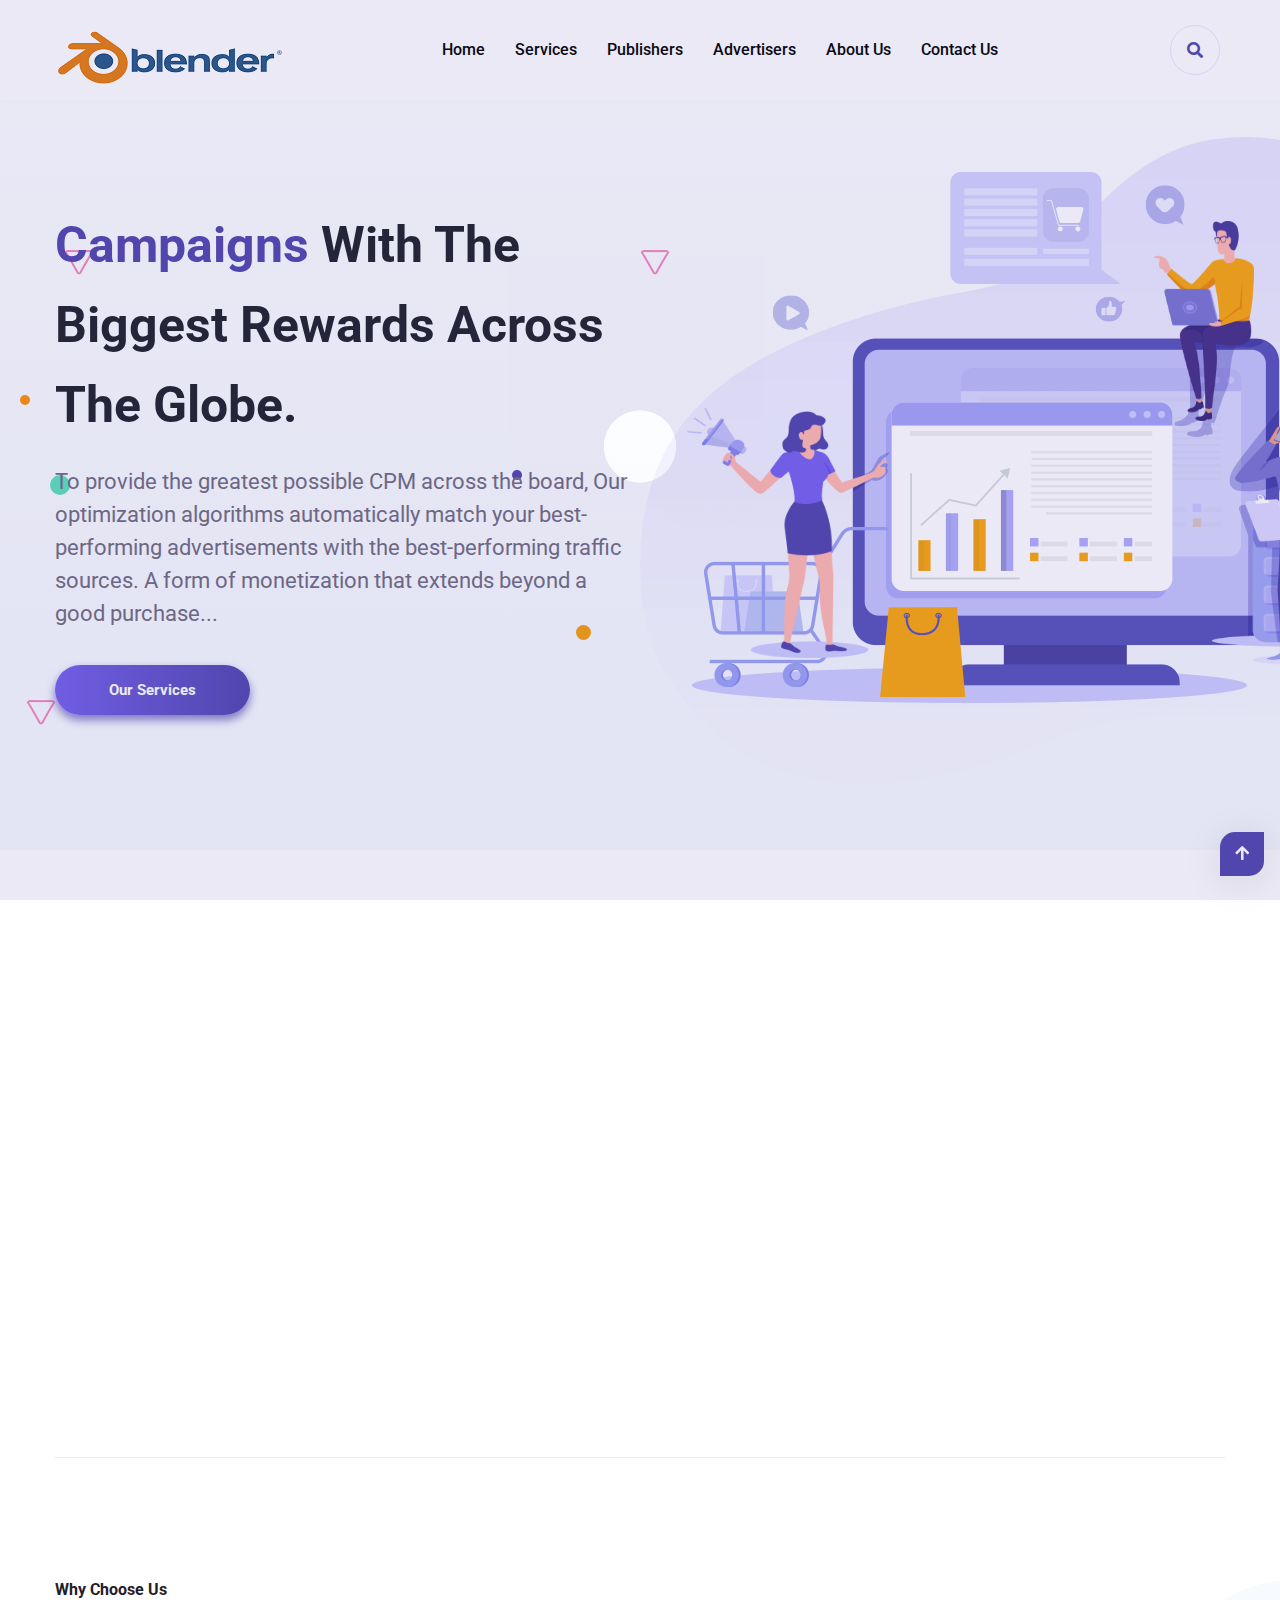
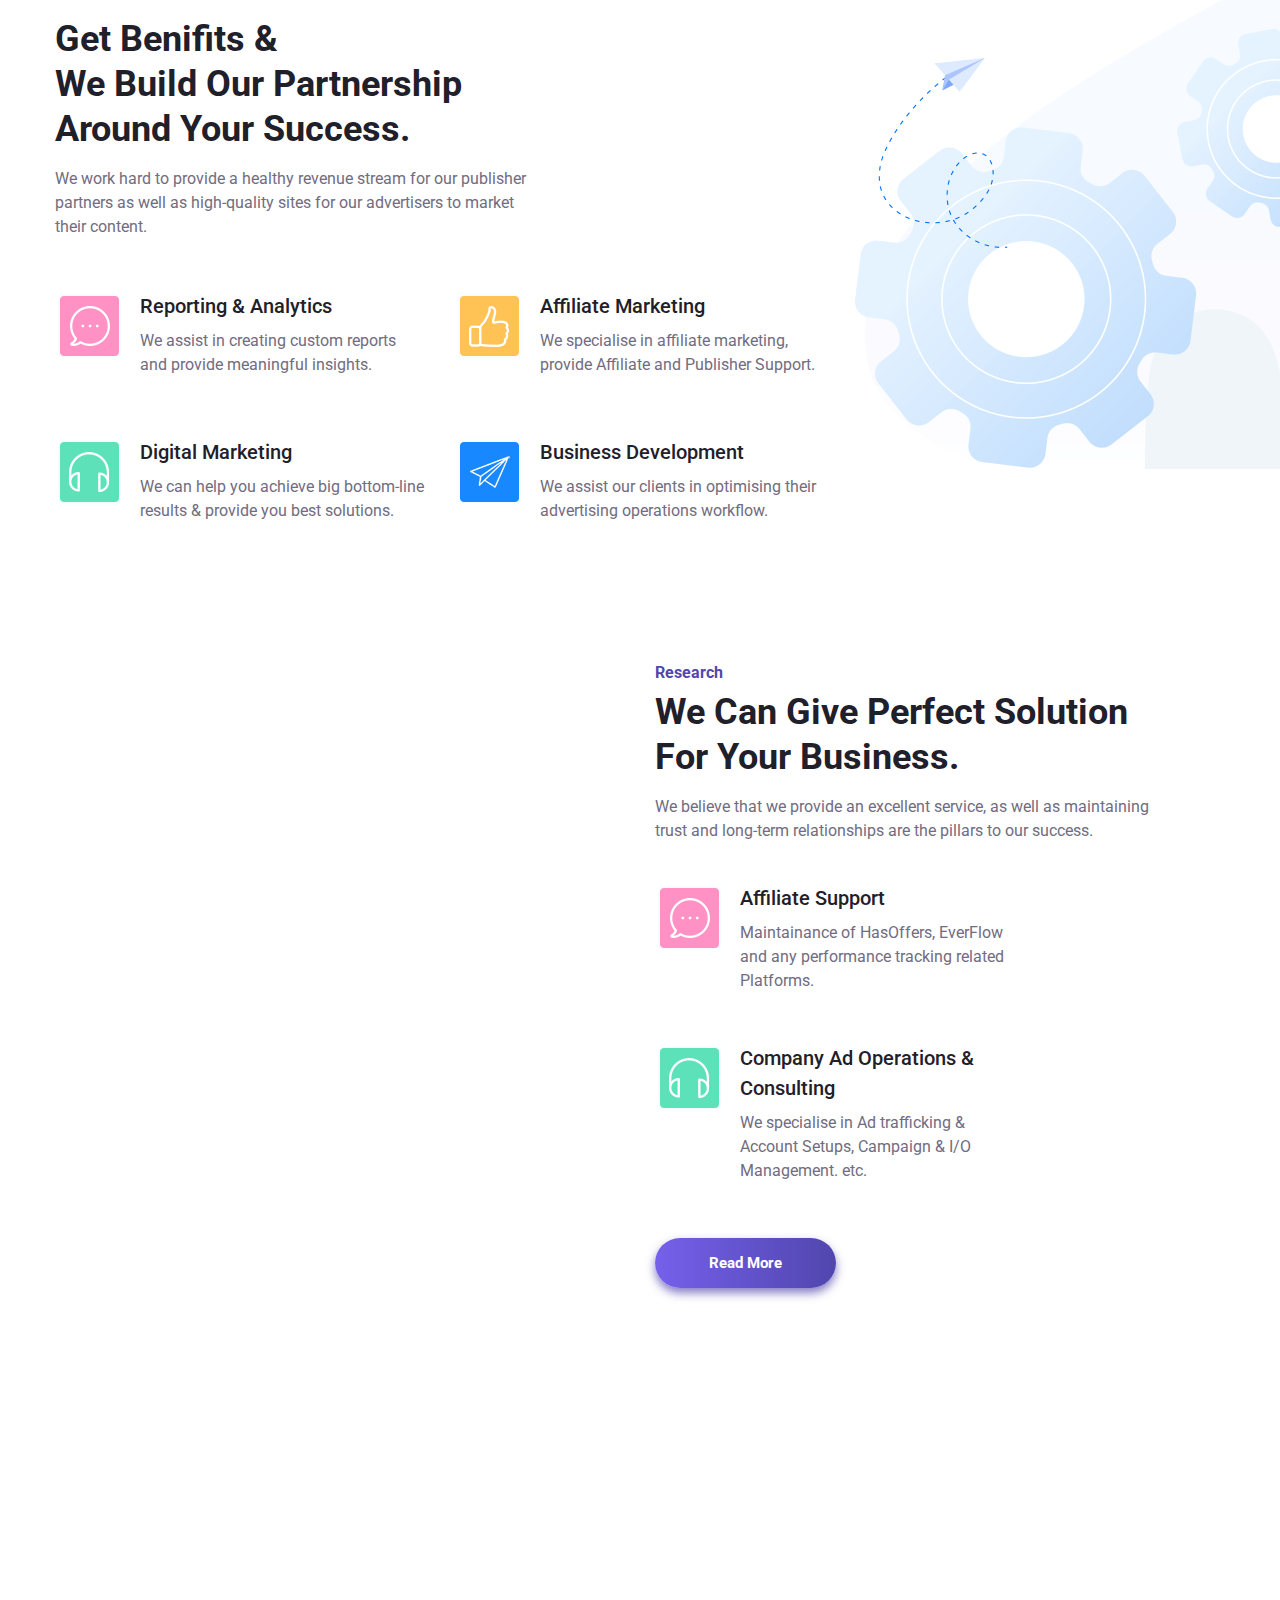
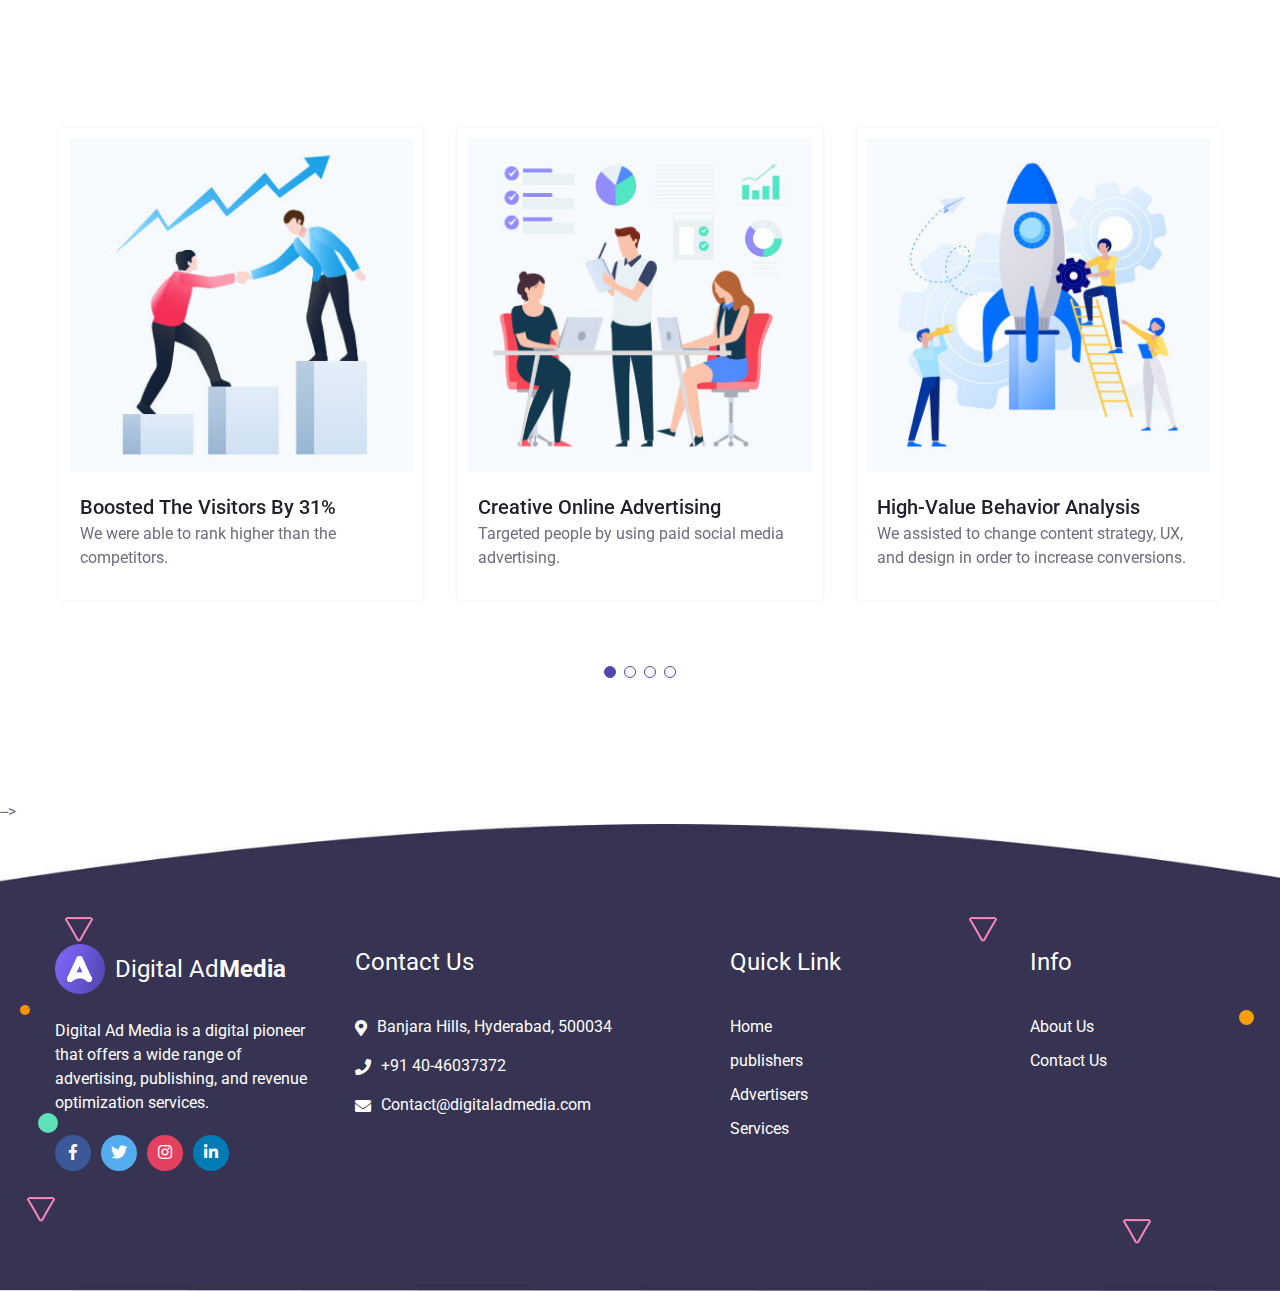
<file: index.html>
<!doctype html>
<html lang="en">
  <head>
    <!-- Required meta tags -->
    <meta charset="utf-8">
    <meta name="viewport" content="width=device-width, initial-scale=1, shrink-to-fit=no">
    
	<!---google fonts hear-->
	<link href="https://fonts.googleapis.com/css?family=Roboto&display=swap" rel="stylesheet">
    <!-- Bootstrap CSS -->
    <link rel="stylesheet" href="assets/css/bootstrap.min.css">
    <!--font awesome css-->
	<link rel="stylesheet" href="assets/css/all.min.css">
	<!--animate css hear-->
	<link rel="stylesheet" href="assets/css/animate.css">
	<!-- light_case css -->
	<link rel="stylesheet" href="assets/css/lightcase.css">
	<!--swiper css-->
	<link rel="stylesheet" href="assets/css/swiper.min.css">
	<!-- shortcut image png is loaded -->
	<link rel="shortcut icon" href="assets/images/logo/agency.png">
	<!-- style CSS is loaded -->
    <link rel="stylesheet" href="assets/css/style.css">

	<title>Digital Ad Media</title>
  </head>
  <body data-spy="scroll" class="overflow-auto">
	<!-- preloader start here -->
	<div class="preloader">
		<div class="preloader-inner">
			<div class="preloader-icon">
				<span></span>
				<span></span>
			</div>
		</div>
	</div>
	<!-- preloader ending here -->
	
	<!-- search area -->
	<div class="search-area">
		<div class="search-input">
			<div class="search-close">
				<i class="fas fa-times"></i>
			</div>
			<form>
				<input type="text" name="text" placeholder="Search Heare">
				<button class="search-btn">
					<span class="serch-icon">
						<i class="fas fa-search"></i>
					</span>
				</button>
			</form>
		</div>
	</div>
	<!-- search area -->

	<!-- mobile menu area start -->
	<div class="mobile-menu">
		<nav class="mobile-header primary-menu d-lg-none">
			<div class="header-logo">
				<a href="index.html" class="logo style-1">
					<img src="assets/images/logo/logo.png" alt="logo">
				</a>
			</div>
			<div class="header-bar">
				<span></span>
				<span></span>
				<span></span>
			</div> 
		</nav>
		<nav class="menu">
			<div class="mobile-menu-area d-lg-none">
				<div class="mobile-menu-area-inner" id="scrollbar">
					<div class="mobile-search">
						<div class="search-inner">
							<input type="text" placeholder="Search Here......"/>
							<button type="submit">
								<span>
									<i class="fas fa-search"></i>
								</span>
							</button>
						</div>
					</div>
					<ul class="m-menu">
						<li>
							<a href="#0" class="active">Home</a>
							
						</li>
								<li>
									<a href="services.html">Services</a>
								</li>
																
										<li>
											<a href="publishers.html">Publishers</a>
										</li>
										
										
										<li>
											<a href="advertisers.html">Advertisers</a>
										</li>
										
										
								<li>
									<a href="about.html">About Us</a>
								</li>
								
						<li>
							<a href="contact.html">Contact Us</a>
						</li>
					</ul>
				</div>
			</div>
		</nav>
	</div>
	<!-- m obile menu area end -->

	<!-- header start -->
	<header class="d-none d-lg-block">
		<div class="bg-white">
			<div class="container-fluid">
				<div class="header-item">
					<div class="header-logo">
						<a href="index.html"><img src="assets/images/logo/logo.png" alt="logo"></a>
					</div>
					<div class="header-menu">
							<nav class="primary-menu">
								<div class="main-menu-area">
									<ul class="main-menu">
										<li>
											<a href="#0">Home</a>
											
										</li>
										
										<li>
											<a href="services.html">Services</a>
										</li>
										
																										
										<li>
											<a href="publishers.html">Publishers</a>
										</li>
										
										
										<li>
											<a href="advertisers.html">Advertisers</a>
										</li>
										

										
										<li>
											<a href="about.html">About Us</a>
										</li>
										
										<li>
											<a href="contact.html">Contact Us</a>
										</li>
									</ul>
								</div>
							</nav>
					</div>
					<div class="herder-icon">
						<ul class="search-cart">
				
							<li class="search">
								<a href="#0" class="cart-link">
									<i class="fa fa-search"></i>
								</a>
							</li>
						</ul>
					</div>
				</div>
			</div>
		</div>
	</header>
	<!-- header end -->

	<!-- banner area start -->
	<section class="banner-area">
		<div class="animate-bubble">
			<div class="bubble a-one"></div>
			<div class="bubble a-three"></div>
			<div class="bubble a-four"></div>
			<div class="bubble a-six"></div>
			<div class="bubble a-eight">
				<img src="assets/images/banner/shape/a3.png" alt="animate">
			</div>
			<div class="bubble a-nine">
				<img src="assets/images/banner/shape/a3.png" alt="animate">
			</div>
			<div class="bubble a-ten">
				<img src="assets/images/banner/shape/a3.png" alt="animate">
			</div>
		</div>
		<div class="banner-position">
			<div class="container">
				<div class="section-wrapper">
					<div class="banner-text">
						<h2><span>Campaigns</span> With The Biggest Rewards Across The Globe.</h2>
						<p>
							To provide the greatest possible CPM across the board, Our optimization algorithms automatically match your best-performing advertisements with the best-performing traffic sources. A form of monetization that extends beyond a good purchase...
						</p>
						<a href="services.html" class="custom-btn">
							<span>Our Services</span>
						</a>
					</div>
					<div class="banner-thumb">
						<img src="assets/images/banner/banner_bg.png" alt="banner-image">

						<div class="thumb-left">
							<img src="assets/images/banner/banner_left.png" alt="banner-image">
						</div>
						<div class="thumb-right">
							<img src="assets/images/banner/banner_right.png" alt="banner-image">
						</div>
						<div class="thumb-top">
							<img src="assets/images/banner/banner_top.png" alt="banner-image">
						</div>
					</div>
				</div>
			</div>
		</div>
	</section>
	<!-- banner area ends -->

	<!-- service area start -->
	<div class="service-area">
		<div class="container">
			<div class="section-wrapper">
				<div class="row justify-content-center">
					<div class="col-xl-3 col-lg-4 col-md-6 col-12">
						<div class="post-content text-center service-content wow">
							<div class="post-thumb">
								<img src="assets/images/service/icon/14.png" alt="service-image">
							</div>
							<div class="post-text">
								<h4><a href="#0">Digital Marketing</a></h4>
								<p>
									We can help you achieve big bottom-line results & provide you with a team of specialists to assist you in a variety of areas.
								</p>
							</div>
						</div>
					</div>

					<div class="col-xl-3 col-lg-4 col-md-6 col-12">
						<div class="post-content text-center service-content wow">
							<div class="post-thumb">
								<img src="assets/images/service/icon/17.png" alt="service-image">
							</div>
							<div class="post-text">
								<h4><a href="#0">Display Ads</a></h4>
								<p>
									Awareness and direct response campaigns, display traffic on desktop and mobile, Targeting audience by GEO, OS, carrier and device.
								</p>
							</div>
						</div>
					</div>

					<div class="col-xl-3 col-lg-4 col-md-6 col-12">
						<div class="post-content text-center service-content wow">
							<div class="post-thumb">
								<img src="assets/images/service/icon/16.png" alt="service-image">
							</div>
							<div class="post-text">
								<h4><a href="#0">Targeting Options</a></h4>
								<p>
									Geo-targeting, OS, Browser, Device, Carrier, IP Capping, Contextual Filtering, Time Target, and more features are all available.
								</p>
							</div>
						</div>
					</div>

					<div class="col-xl-3 col-lg-4 col-md-6 col-12">
						<div class="post-content text-center service-content wow">
							<div class="post-thumb">
								<img src="assets/images/service/icon/15.png" alt="service-image">
							</div>
							<div class="post-text">
								<h4><a href="#0">24/7 Support</a></h4>
								<p>
									Feel free to contact us at any time. We'll get back to you within the next 12 hours. At Digital Ad Media, customer service is a top focus.
								</p>
							</div>
						</div>
					</div>

				</div>
			</div>
		</div>
	</div>
	<!-- service area ends -->

	<!-- service one area start -->
	<div class="service-one">
		<div class="container">
			<div class="section-wrapper">
				<div class="row justify-content-center">
					<div class="col-xl-8 col-md-12">
						<div class="post-heading">
							<h6>Why Choose Us</h6>
							<h3>Get benifits &<br/> we build our partnership around your success.</h3>
							<p>
								We work hard to provide a healthy revenue stream for our publisher partners as well as high-quality sites for our advertisers to market their content. 
							</p>
						</div>
						<div class="row">
							<div class="col-md-6 col-12">
								<div class="post-content style-one">
									<div class="post-thumb">
										<img src="assets/images/service/choose.png" alt="service-image">
									</div>
									<div class="post-text">
										<h5><a href="#0">Reporting & Analytics</a></h5>
										<p>
											We assist in creating custom reports and provide meaningful insights. 
										</p>
									</div>
								</div>
							</div>

							<div class="col-md-6 col-12">
								<div class="post-content style-one">
									<div class="post-thumb">
										<img src="assets/images/service/choose_1.png" alt="service-image">
									</div>
									<div class="post-text">
										<h5><a href="#0">Affiliate Marketing</a></h5>
										<p>
											We specialise in affiliate marketing, provide Affiliate and Publisher Support.
										</p>
									</div>
								</div>
							</div>

							<div class="col-md-6 col-12">
								<div class="post-content style-one">
									<div class="post-thumb">
										<img src="assets/images/service/choose_2.png" alt="service-image">
									</div>
									<div class="post-text">
										<h5><a href="#0">Digital Marketing</a></h5>
										<p>
											We can help you achieve big bottom-line results & provide you best solutions.
										</p>
									</div>
								</div>
							</div>

							<div class="col-md-6 col-12">
								<div class="post-content style-one">
									<div class="post-thumb">
										<img src="assets/images/service/choose_3.png" alt="service-image">
									</div>
									<div class="post-text">
										<h5><a href="#">Business Development</a></h5>
										<p>
											We assist our clients in optimising their advertising operations workflow. 
										</p>
									</div>
								</div>
							</div>
						</div>
					</div>
					<div class="col-xl-4 col-md-8">
						<div class="service-thumb">
							<img src="assets/images/service/choose_thumb.png" alt="service-image">
							<div class="thumb-left wow">
								<img src="assets/images/service/choose_left.png" alt="service-image">
							</div>
							<div class="thumb-right wow">
								<img src="assets/images/service/choose_right.png" alt="service-image">
							</div>
							<div class="thumb-medile wow">
								<img src="assets/images/service/choose_medile.png" alt="service-image">
							</div>
						</div>
					</div>
				</div>
			</div>
		</div>
	</div>
	<!-- service one area ends -->

	<!-- service two area start -->
	<div class="service-two">
		<div class="container">
			<div class="row style-two align-items-center">
				<div class="col-xl-6 col-lg-6 col-12">
					<div class="service-thumb">
						<img src="assets/images/service/reserch_bg.png" class="wow" alt="service-image">
						<div class="top-thumb wow">
							<img src="assets/images/service/reserch_top.png" alt="service-image">
						</div>
						<div class="bottom-thumb wow">
							<img src="assets/images/service/reserch_bottom.png" alt="service-image">
						</div>
					</div>
				</div>
				<div class="col-xl-6 col-lg-6 col-12">
					<div class="post-heading">
						<h6>Research</h6>
						<h3>We can give perfect solution for your business.</h3>
						<p>
							We believe that we provide an excellent service, as well as maintaining trust and long-term relationships are the pillars to our success. 
						</p>
					</div>
					<div class="row">
						<div class="col-md-12">
							<div class="post-content style-one">
								<div class="post-thumb">
									<img src="assets/images/service/choose.png" alt="service-image">
								</div>
								<div class="post-text">
									<h5><a href="#0">Affiliate Support</a></h5>
									<p>
										Maintainance of HasOffers, EverFlow and any performance tracking related Platforms. 
									</p>
								</div>
							</div>
						</div>
						<div class="col-md-12">
							<div class="post-content style-one">
								<div class="post-thumb">
									<img src="assets/images/service/choose_2.png" alt="service-image">
								</div>
								<div class="post-text">
									<h5><a href="#0">Company Ad Operations & Consulting</a></h5>
									<p>
										We specialise in Ad trafficking & Account Setups, Campaign & I/O Management. etc. 
									</p>
								</div>
							</div>
							<a href="services.html" class="custom-btn">
								<span>Read More</span>
							</a>
						</div>
					</div>
				</div>
			</div>
		</div>
	</div>
	<!-- service two area start -->

	<!-- landing page videos -->
<!-- 	<div class="landing-video-area">
		<div class="animate-bubble style-1">
			<div class="bubble a-one"></div>
			<div class="bubble a-three"></div>
			<div class="bubble a-four"></div>
			<div class="bubble a-six"></div>
			<div class="bubble a-eight">
				<img src="assets/images/banner/shape/a3.png" alt="animate">
			</div>
			<div class="bubble a-nine">
				<img src="assets/images/banner/shape/a3.png" alt="animate">
			</div>
			<div class="bubble a-ten">
				<img src="assets/images/banner/shape/a3.png" alt="animate">
			</div>
		</div>
		<div class="container">
			<div class="video-thumb text-center wow">
				<img src="assets/images/videos/video.jpg" alt="landing-imge">
				<div class="thumb-inner">
					<a href="https://www.youtube.com/embed/EctzLTFrktc" data-rel="lightcase" class="video-icon">
						<i class="fas fa-play-circle"></i>
					</a>
					<div class="video-wrapper">
						<div class="wave-pulse wave-pulse-1"></div>
						<div class="wave-pulse wave-pulse-2"></div>
						<div class="wave-pulse wave-pulse-3"></div>
						<div class="wave-pulse wave-pulse-4"></div>
					</div>
				</div>
			</div>
		</div>
	</div> -->
	<!-- landing page videos -->

	<!-- portfolio slide area start -->
	<div class="portfolio-slide-area">
		<div class="container">
			<div class="protfolio-heder text-center section-heading wow">
				<span>Portfolio</span>
				<h3>Our case studies</h3>
				<p>
					See our Digital Marketing Case Studies That Produced Incredible Results.
				</p>
			</div>
			<div class="portfolio-wrapper">
				<div class="portfolio-container">
					<div class="swiper-wrapper">
						<div class="swiper-slide">
							<div class="portfolio-content">
								<div class="portfolio-thumb">
									<img src="assets/images/portfolio/portfolio.jpg" alt="portfolio-image">
								</div>
								<div class="portfolio-text">
									<h5> Boosted the visitors by 31%</h5>
									<p>We were able to rank higher than the competitors. </p>
								</div>
							</div>
						</div>

						<div class="swiper-slide">
							<div class="portfolio-content">
								<div class="portfolio-thumb">
									<img src="assets/images/portfolio/portfolio_1.jpg" alt="portfolio-image">
								</div>
								<div class="portfolio-text">
									<h5>Creative Online Advertising</h5>
									<p>Targeted people by using paid social media advertising.</p>
								</div>
							</div>
						</div>

						<div class="swiper-slide">
							<div class="portfolio-content">
								<div class="portfolio-thumb">
									<img src="assets/images/portfolio/portfolio_2.jpg" alt="portfolio-image">
								</div>
								<div class="portfolio-text">
									<h5>High-value behavior analysis</h5>
									<p>We assisted to change content strategy, UX, and design in order to increase conversions. </p>
								</div>
							</div>
						</div>

						<div class="swiper-slide">
							<div class="portfolio-content">
								<div class="portfolio-thumb">
									<img src="assets/images/portfolio/portfolio_1.jpg" alt="portfolio-image">
								</div>
								<div class="portfolio-text">
									<h5>Display ads</h5>
									<p>Created product-listing ads that users would see when they searched for a competitor. </p>
								</div>
							</div>
						</div>


					</div>
					<!-- Add Pagination -->
    				<div class="swiper-pagination"></div>
				</div>
			</div>
		</div>
	</div>
	<!-- portfolio slide area start -->

	<!-- <!-- pricing area start -->
	<!-- <div class="pricing-area">
		<div class="container">
			<div class="section-heading text-center wow">
				<span>Pricing</span>
				<h3>Our best pricing plan</h3>
				<p>
					Conveniently customize proactive web services for leveraged
					interfaces without Globally 
				</p>
			</div>
			<div class="pricing-wrapper">
				<div class="row justify-content-center">
					<div class="col-xl-4 col-md-6 col-12">
						<div class="price-item text-center price-style wow">
							<div class="price-thumb">
								<img src="assets/images/pricing/price_shap.png" alt="pricing-image">
								<div class="price_t">
									<h3>Basic</h3>
									<p><span>$29</span>Monthly</p>
								</div>
								<p>
									Quisque viverra elit sit amet 
									hendrerit Sed libero vitae metus
								</p>
							</div>
							<div class="price-list">
								<ul>
									<li>Integer comodo massa</li>
									<li>Nam siewet amet leoing maximus</li>
									<li>Dignism elit eu viverra elit</li>
									<li>Nam siewet amet leoing maximus</li>
								</ul>
								<a href="#" class="custom-btn">
									<span>Read More</span>
								</a>
							</div>
						</div>
					</div>

					<div class="col-xl-4 col-md-6 col-12">
						<div class="price-item text-center price-style wow">
							<div class="price-thumb">
								<img src="assets/images/pricing/price_shap.png" alt="pricing-image">
								<div class="price_t">
									<h3>Standard</h3>
									<p><span>$49</span>Monthly</p>
								</div>
								<p>
									Quisque viverra elit sit amet 
									hendrerit Sed libero vitae metus
								</p>
							</div>
							<div class="price-list">
								<ul>
									<li>Integer comodo massa</li>
									<li>Nam siewet amet leoing maximus</li>
									<li>Dignism elit eu viverra elit</li>
									<li>Nam siewet amet leoing maximus</li>
								</ul>
								<a href="#" class="custom-btn">
									<span>Read More</span>
								</a>
							</div>
						</div>
					</div>

					<div class="col-xl-4 col-md-6 col-12">
						<div class="price-item text-center price-style wow">
							<div class="price-thumb">
								<img src="assets/images/pricing/price_shap.png" alt="pricing-image">
								<div class="price_t">
									<h3>Premium</h3>
									<p><span>$99</span>Monthly</p>
								</div>
								<p>
									Quisque viverra elit sit amet 
									hendrerit Sed libero vitae metus
								</p>
							</div>
							<div class="price-list">
								<ul>
									<li>Integer comodo massa</li>
									<li>Nam siewet amet leoing maximus</li>
									<li>Dignism elit eu viverra elit</li>
									<li>Nam siewet amet leoing maximus</li>
								</ul>
								<a href="#" class="custom-btn">
									<span>Red More</span>
								</a>
							</div>
						</div>
					</div>
				</div>
			</div>
		</div>
	</div> -->
	<!-- pricing area ennds --> -->

	<!-- newsletter  area start -->
	<!-- <div class="newsletter-area">
		<div class="container">
			<div class="news-heading text-center">
				<span>Subscribe our newsletter to get more update.</span>
				<h2>Went to Get Started</h2>
			</div>
			<div class="newsletter-content">
				<form action="0">
					<input type="text" class="news-input" placeholder="Enter Your Email">
					<button type="button" class="button">Subscribe</button>
				</form>
			</div>
		</div>
	</div> -->
	<!-- newsletter  area ends -->

	<!-- testimonial area start -->
<!-- 	<div class="testimonil-area">
		<div class="container">
			<div class="section-wrapper">
				<div class="test-content">
					<div class="content-inner">
						<span>What Client Say</span>
						<h3>Check testimonials for our satisfied clients</h3>
						<p>
							Conveniently customize proactive web services interfaces 
							without Globally Continually aggregate frictionle interc
							aithout alobally wellies richard. 
						</p>
					</div>
				</div>
				
				<div class="test-wrapper">
					<div class="testimonial-slider">
						<div class="swiper-wrapper">
							<div class="swiper-slide">
								<div class="test-item">
									<div class="item-inner">
										<div class="test-thumb">
											<img src="assets/images/testimonial/01.png" alt="test-image">
										</div>
										<div class="test-text">
											<h6>Yesing Ar</h6>
											<p>Fr-end Designer</p>
										</div>
									</div>
									<div class="test-decs">
										<p>
											Conveniently iterate technically sound internal 
											sources with corporate potentialities uniquely 
											maximize business leadership skills. 
										</p>
									</div>
								</div>
							</div>
							<div class="swiper-slide">
								<div class="test-item">
									<div class="item-inner">
										<div class="test-thumb">
											<img src="assets/images/testimonial/05.png" alt="test-image">
										</div>
										<div class="test-text">
											<h6>Max Smith</h6>
											<p>Ui/Ux Designer</p>
										</div>
									</div>
									<div class="test-decs">
										<p>
											Conveniently iterate technically sound internal 
											sources with corporate potentialities uniquely 
											maximize business leadership skills. 
										</p>
									</div>
								</div>
							</div>
							<div class="swiper-slide">
								<div class="test-item">
									<div class="item-inner">
										<div class="test-thumb">
											<img src="assets/images/testimonial/03.png" alt="test-image">
										</div>
										<div class="test-text">
											<h6>Farin Ar</h6>
											<p>Anim Designer</p>
										</div>
									</div>
									<div class="test-decs">
										<p>
											Conveniently iterate technically sound internal 
											sources with corporate potentialities uniquely 
											maximize business leadership skills. 
										</p>
									</div>
								</div>
							</div>
						</div>
						<!-- Add Pagination 
						<div class="testi-pagination">
							<div><span></span></div>
							<div><span></span></div>
							<div><span></span></div>
						</div>
					</div>
				</div>
			</div>
		</div>
	</div> -->
	<!-- testimonial area ends -->
	
	<!-- sponsor area start -->
<!-- 	<div class="sponsor-section">
		<div class="container">
			<div class="sponsor-wrapper">
				<div class="sponsor-container">
					<div class="swiper-wrapper">
						<div class="swiper-slide">
							<div class="sponsor-thumb">
								<div class="thumb-inner">
									<a href="#" class="sponsor-logo">
										<span class="before-image"><img src="assets/images/sponsor/sponsor.png" alt="sponsor-imge"></span>
										<span class="after-image"><img src="assets/images/sponsor/sponsor.png" alt="sponsor-imge"></span>
									</a>
								</div>
							</div>
						</div>
						<div class="swiper-slide">
							<div class="sponsor-thumb">
								<div class="thumb-inner">
									<a href="#" class="sponsor-logo">
										<span class="before-image"><img src="assets/images/sponsor/sponsor_1.png" alt="sponsor-imge"></span>
										<span class="after-image"><img src="assets/images/sponsor/sponsor_1.png" alt="sponsor-imge"></span>
									</a>
								</div>
							</div>
						</div>
						<div class="swiper-slide">
							<div class="sponsor-thumb">
								<div class="thumb-inner">
									<a href="#" class="sponsor-logo">
										<span class="before-image"><img src="assets/images/sponsor/sponsor_2.png" alt="sponsor-imge"></span>
										<span class="after-image"><img src="assets/images/sponsor/sponsor_2.png" alt="sponsor-imge"></span>
									</a>
								</div>
							</div>
						</div>
						<div class="swiper-slide">
							<div class="sponsor-thumb">
								<div class="thumb-inner">
									<a href="#" class="sponsor-logo">
										<span class="before-image"><img src="assets/images/sponsor/sponsor_3.png" alt="sponsor-imge"></span>
										<span class="after-image"><img src="assets/images/sponsor/sponsor_3.png" alt="sponsor-imge"></span>
									</a>
								</div>
							</div>
						</div>
						<div class="swiper-slide">
							<div class="sponsor-thumb">
								<div class="thumb-inner">
									<a href="#" class="sponsor-logo">
										<span class="before-image"><img src="assets/images/sponsor/sponsor.png" alt="sponsor-imge"></span>
										<span class="after-image"><img src="assets/images/sponsor/sponsor.png" alt="sponsor-imge"></span>
									</a>
								</div>
							</div>
						</div>
						<div class="swiper-slide">
							<div class="sponsor-thumb">
								<div class="thumb-inner">
									<a href="#" class="sponsor-logo">
										<span class="before-image"><img src="assets/images/sponsor/sponsor_1.png" alt="sponsor-imge"></span>
										<span class="after-image"><img src="assets/images/sponsor/sponsor_1.png" alt="sponsor-imge"></span>
									</a>
								</div>
							</div>
						</div>
						<div class="swiper-slide">
							<div class="sponsor-thumb">
								<div class="thumb-inner">
									<a href="#" class="sponsor-logo">
										<span class="before-image"><img src="assets/images/sponsor/sponsor_2.png" alt="sponsor-imge"></span>
										<span class="after-image"><img src="assets/images/sponsor/sponsor_2.png" alt="sponsor-imge"></span>
									</a>
								</div>
							</div>
						</div>
						<div class="swiper-slide">
							<div class="sponsor-thumb">
								<div class="thumb-inner">
									<a href="#" class="sponsor-logo">
										<span class="before-image"><img src="assets/images/sponsor/sponsor_3.png" alt="sponsor-imge"></span>
										<span class="after-image"><img src="assets/images/sponsor/sponsor_3.png" alt="sponsor-imge"></span>
									</a>
								</div>
							</div>
						</div>
						<div class="swiper-slide">
							<div class="sponsor-thumb">
								<div class="thumb-inner">
									<a href="#" class="sponsor-logo">
										<span class="before-image"><img src="assets/images/sponsor/sponsor.png" alt="sponsor-imge"></span>
										<span class="after-image"><img src="assets/images/sponsor/sponsor.png" alt="sponsor-imge"></span>
									</a>
								</div>
							</div>
						</div>
					</div>
				</div>
			</div>
		</div>
	</div> -->
	<!-- sponsor area end -->

	<!-- footer area start -->
	<footer>
		<div class="footer-position">
			<div class="animate-bubble style-1 style-2">
				<div class="bubble a-one"></div>
				<div class="bubble a-three"></div>
				<div class="bubble a-four"></div>
				<div class="bubble a-six"></div>
				<div class="bubble a-eight">
					<img src="assets/images/banner/shape/a3.png" alt="animate">
				</div>
				<div class="bubble a-nine">
					<img src="assets/images/banner/shape/a3.png" alt="animate">
				</div>
				<div class="bubble a-ten">
					<img src="assets/images/banner/shape/a3.png" alt="animate">
				</div>
				<div class="bubble a-eleven">
					<img src="assets/images/banner/shape/a3.png" alt="animate">
				</div>
			</div>
			<div class="container">
				<div class="row">
					<div class="col-xl-3 col-lg-3 col-md-6 col-12">
						<div class="footer-media">
							<a href="#">
								<img src="assets/images/logo/agency.png" alt="footer-image">
								<h4>Digital Ad<span>Media</span></h4>
							</a>
							<p>
								Digital Ad Media is a digital pioneer that offers a wide range of advertising, publishing, and revenue optimization services.
							</p>
							<ul class="footer-social">
								<li>
									<a href="#"><i class="fab fa-facebook-f"></i></a>
								</li>
								<li>
									<a href="#"><i class="fab fa-twitter"></i></a>
								</li>
								<li>
									<a href="#"><i class="fab fa-instagram"></i></a>
								</li>
								<li>
									<a href="#"><i class="fab fa-linkedin-in"></i></a>
								</li>
							</ul>
						</div>
					</div>
					
					<div class="col-xl-3 col-lg-3 col-md-6  col-12">
						<div class="footer-contact">
							<h4>Contact Us</h4>
							<ul>
								<li>
									<i class="fas fa-map-marker-alt"></i>
									<span>Banjara Hills, Hyderabad, 500034 </span>
								</li>
								<li>
									<i class="fas fa-phone"></i>
									<span>+91 40-46037372</span>
								</li>
								<li>
									<i class="fas fa-envelope"></i>
									<span>Contact@digitaladmedia.com</span>
								</li>
							</ul>
						</div>
					</div>

					<div class="col-xl-3 col-lg-3 col-md-6  col-12">
						<div class="link-us">
							<h4>Quick Link</h4>
							<ul>
								<li>
									<a href="index.html">Home</a>
								</li>
								<li>
									<a href="publishers.html">publishers</a>
								</li>
								<li>
									<a href="advertisers.html">Advertisers</a>
								</li>
								<li>
									<a href="services.html">Services</a>
								</li>
							</ul>
							
						</div>
					</div>

					<div class="col-xl-3 col-lg-3 col-md-6  col-12">
						<div class="link-us">
							<h4> Info </h4>
							<ul>
								<li>
									<a href="about.html">About Us</a>
								</li>
								<li>
									<a href="contact.html">Contact Us</a>
								</li>
								
							</ul>
							
						</div>
					</div>

					<!-- <div class="col-xl-3 col-lg-3 col-md-6  col-12">
						<div class="footer-news">
							<h4>newsletter</h4>
							<form action="#0">
								<input type="text" class="email" placeholder="Enter Email Address">
								<button type="submit" class="button">
									Subscribe
								</button>
							</form>
						</div>
					</div> -->
				</div>
			</div>
		</div>
	</footer>
	
	<!-- <div class="footer-bottom">
		<div class="container">
			<div class="copy-right text-center">
				<p>&copy; 2019 <a href="index.html">Halci.</a> Rights Reserved By <a href="https://themeforest.net/user/labartisan" target="_blank">LabArtisan</a></p>
			</div>
		</div>
	</div> -->
	<!-- footer area ends -->

	<!--scroll up-->
	<div class="scroll-top">
		<div class="scrollToTop active">
			<span>
				<i class="fas fa-arrow-up"></i>
			</span>
		</div>
	</div>
	<!--scroll up-->
	
    <!-- Optional JavaScript -->
	<!-- jQuery first, then Bootstrap JS, then font-awosame, then lightcase Js, then image loaded & isotope Js, than swiper js -->
    <script src="assets/js/jquery.js"></script>
	<script src="assets/js/bootstrap.min.js"></script>
    <script src="assets/js/fontawesome.min.js"></script>
	<script src="assets/js/jquery.waypoints.min.js"></script>
	<script src="assets/js/imagesloaded.pkgd.min.js"></script>
	<script src="assets/js/jquery.counterup.min.js"></script>
	<script src="assets/js/count-down.js"></script>
	<script src="assets/js/isotope-min.js"></script>
	<script src="assets/js/lightcase.js"></script>
	<script src="assets/js/swiper.min.js"></script>
	<script src="assets/js/theia-sticky-sidebar.js"></script>
	<script src="assets/js/wow.min.js"></script>
	<script src="assets/js/active.js"></script>

  </body>
</html>
</file>
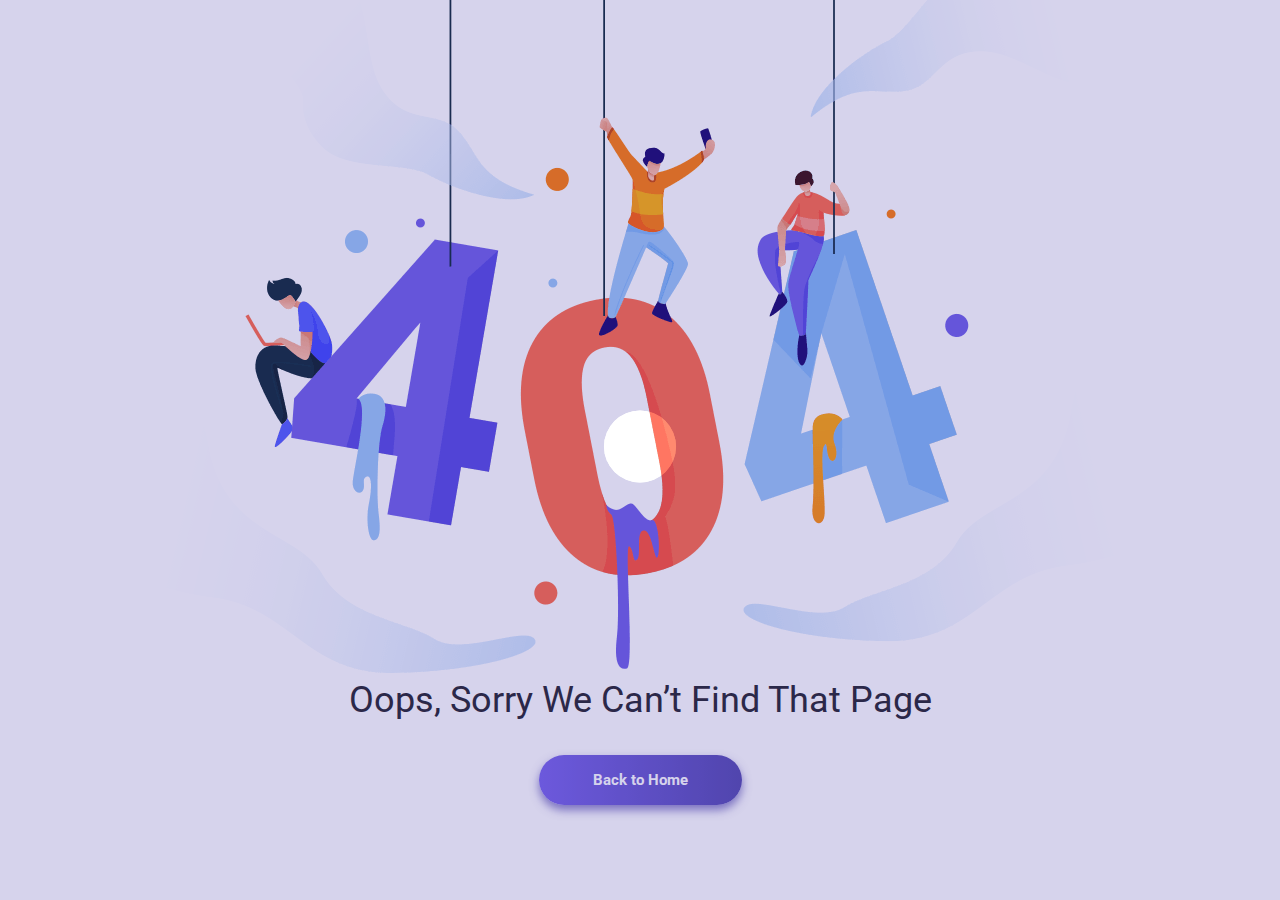
<file: 404-page.html>
<!doctype html>
<html lang="en">
  <head>
    <!-- Required meta tags -->
    <meta charset="utf-8">
    <meta name="viewport" content="width=device-width, initial-scale=1, shrink-to-fit=no">
    
	<!---google fonts hear-->
	<link href="https://fonts.googleapis.com/css?family=Roboto&display=swap" rel="stylesheet">
    <!-- Bootstrap CSS -->
    <link rel="stylesheet" href="assets/css/bootstrap.min.css">
    <!--font awesome css-->
	<link rel="stylesheet" href="assets/css/all.min.css">
	<!--animate css hear-->
	<link rel="stylesheet" href="assets/css/animate.css">
	<!-- light_case css -->
	<link rel="stylesheet" href="assets/css/lightcase.css">
	<!--swiper css-->
	<link rel="stylesheet" href="assets/css/swiper.min.css">
	<!-- shortcut image png is loaded -->
	<link rel="shortcut icon" href="assets/images/logo/about_logo.png">
	<!-- style CSS is loaded -->
    <link rel="stylesheet" href="assets/css/style.css">

	<title>Halci Sass!</title>
  </head>
  <body data-spy="scroll" class="p-0 overflow-auto">
	<!-- preloader start here -->
	<div class="preloader">
		<div class="preloader-inner">
			<div class="preloader-icon">
				<span></span>
				<span></span>
			</div>
		</div>
	</div>
	<!-- preloader ending here -->

	<!-- 404 page area start -->
	<div class="Not_page">
		<div class="container">
			<div class="images">
				<img src="assets/images/404/404.png" alt="404">
			</div>
			<div class="text-content text-center">
				<h3>Oops, sorry we can’t find that page</h3>
				<a href="index.html" class="custom-btn"><span>Back to Home</span></a>
			</div>
		</div>
	</div>
	<!-- 404 page area ends  -->


    <!-- Optional JavaScript -->
	<!-- jQuery first, then Bootstrap JS, then font-awosame, then lightcase Js, then image loaded & isotope Js, than swiper js -->
    <script src="assets/js/jquery.js"></script>
	<script src="assets/js/bootstrap.min.js"></script>
    <script src="assets/js/fontawesome.min.js"></script>
	<script src="assets/js/jquery.waypoints.min.js"></script>
	<script src="assets/js/imagesloaded.pkgd.min.js"></script>
	<script src="assets/js/jquery.counterup.min.js"></script>
	<script src="assets/js/isotope-min.js"></script>
	<script src="assets/js/lightcase.js"></script>
	<script src="assets/js/swiper.min.js"></script>
	<script src="assets/js/wow.min.js"></script>
	<script src="assets/js/active.js"></script>

  </body>
</html>
</file>
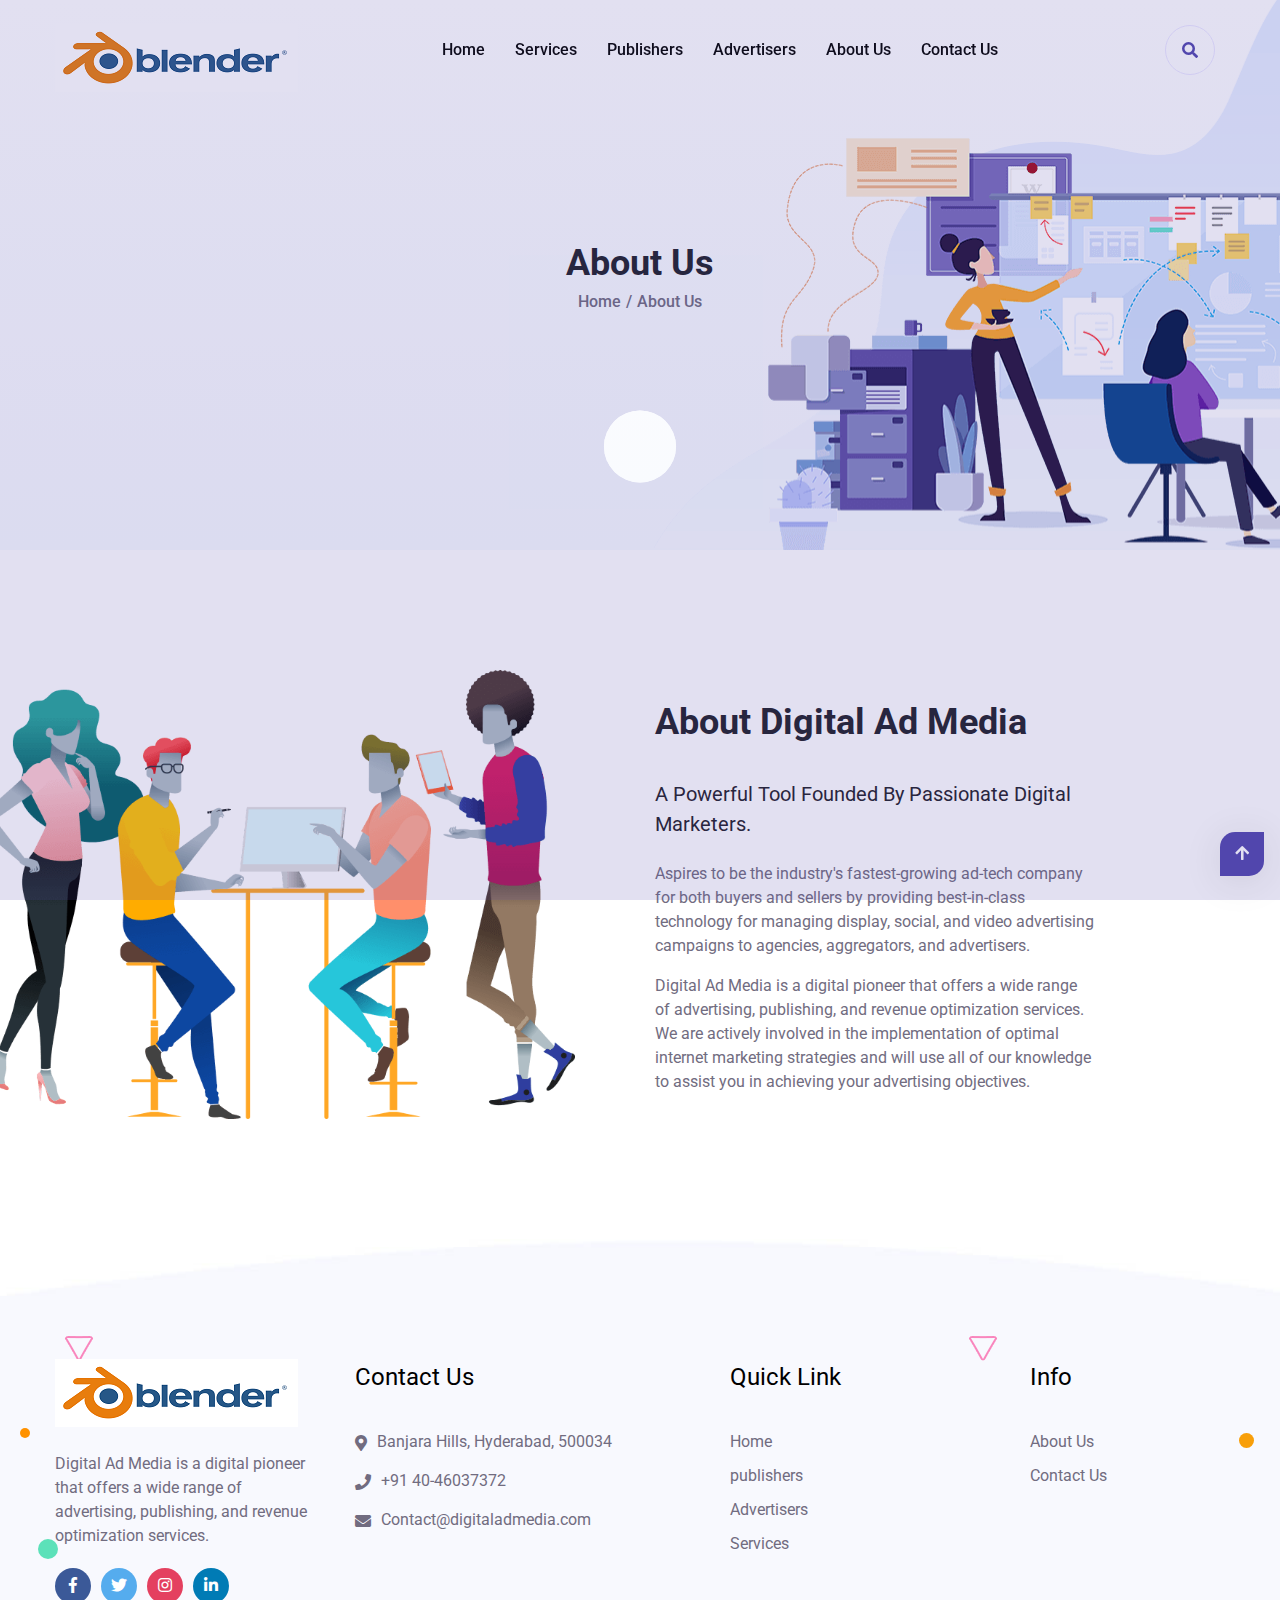
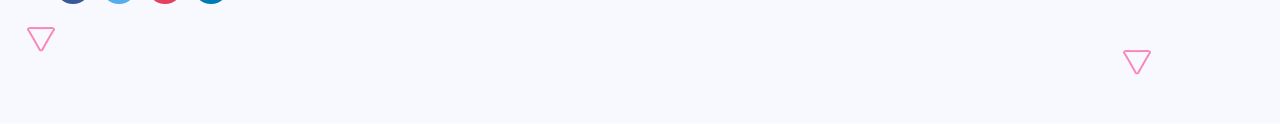
<file: about.html>
<!doctype html>
<html lang="en">
  <head>
    <!-- Required meta tags -->
    <meta charset="utf-8">
    <meta name="viewport" content="width=device-width, initial-scale=1, shrink-to-fit=no">
    
	<!---google fonts hear-->
	<link href="https://fonts.googleapis.com/css?family=Roboto&display=swap" rel="stylesheet">
    <!-- Bootstrap CSS -->
    <link rel="stylesheet" href="assets/css/bootstrap.min.css">
    <!--font awesome css-->
	<link rel="stylesheet" href="assets/css/all.min.css">
	<!--animate css hear-->
	<link rel="stylesheet" href="assets/css/animate.css">
	<!-- light_case css -->
	<link rel="stylesheet" href="assets/css/lightcase.css">
	<!--swiper css-->
	<link rel="stylesheet" href="assets/css/swiper.min.css">
	<!-- shortcut image png is loaded -->
	<link rel="shortcut icon" href="assets/images/logo/about.png">
	<!-- style CSS is loaded -->
    <link rel="stylesheet" href="assets/css/style.css">

	<title>Digital Ad Media</title>
  </head>
  <body data-spy="scroll" class="p-0 overflow-auto">
	<!-- preloader start here -->
	<div class="preloader">
		<div class="preloader-inner">
			<div class="preloader-icon">
				<span></span>
				<span></span>
			</div>
		</div>
	</div>
	<!-- preloader ending here -->

	<!-- search area -->
	<div class="search-area">
		<div class="search-input">
			<div class="search-close">
				<i class="fas fa-times"></i>
			</div>
			<form>
				<input type="text" name="text" placeholder="Search Heare">
				<button class="search-btn">
					<span class="serch-icon">
						<i class="fas fa-search"></i>
					</span>
				</button>
			</form>
		</div>
	</div>
	<!-- search area -->

	<!-- mobile menu area start -->
	<div class="mobile-menu">
		<nav class="mobile-header primary-menu d-lg-none">
			<div class="header-logo">
				<a href="index.html" class="logo">
					<img src="assets/images/logo/logo.png" alt="logo">
				</a>
			</div>
			<div class="header-bar">
				<span></span>
				<span></span>
				<span></span>
			</div> 
		</nav>
		<nav class="menu">
			<div class="mobile-menu-area d-lg-none">
				<div class="mobile-menu-area-inner" id="scrollbar">
					<div class="mobile-search">
						<div class="search-inner">
							<input type="text" placeholder="Search Here......"/>
							<button type="submit">
								<span>
									<i class="fas fa-search"></i>
								</span>
							</button>
						</div>
					</div>
					<ul class="m-menu">
						<li>
							<a href="index.html" class="active">Home</a>
							
						</li>
								<li>
									<a href="services.html">Services</a>
								</li>
																
										<li>
											<a href="publishers.html">Publishers</a>
										</li>
										
										
										<li>
											<a href="advertisers.html">Advertisers</a>
										</li>
										
										
						
								<li>
									<a href="about.html">About Us</a>
								</li>
					
						<li>
							<a href="contact.html">Contact Us</a>
						</li>
					</ul>
				</div>
			</div>
		</nav>
	</div>
	<!-- mobile menu area end -->

	<!-- header start -->
	<header class="d-none d-lg-block">
		<div class="bg-white about-header">
			<div class="container">
				<div class="header-item">
					<div class="header-logo">
						<a href="index.html">
							<img src="assets/images/logo/logo.png" alt="logo-image">
						</a>
					</div>
                        <div class="header-menu">
							<nav class="primary-menu">
								<div class="main-menu-area">
									<ul class="main-menu">
										<li>
											<a href="index.html">Home</a>
											
										</li>
										
										<li>
											<a href="services.html">Services</a>
										</li>
										
																								
										<li>
											<a href="publishers.html">Publishers</a>
										</li>
										
										
										<li>
											<a href="advertisers.html">Advertisers</a>
										</li>
										

										
										<li>
											<a href="about.html">About Us</a>
										</li>
										
										<li>
											<a href="contact.html">Contact Us</a>
										</li>
									</ul>
								</div>
							</nav>
					</div>
					<div class="herder-icon">
						<ul class="search-cart">
							
							<li class="search">
								<a href="#" class="cart-link">
									<i class="fa fa-search"></i>
								</a>
							</li>
						</ul>
					</div>
				</div>
			</div>
		</div>
	</header>
	<!-- header end -->

	<!-- banner area start -->
	<div class="page-header">
		<div class="banner-position">
			<div class="container">
				<div class="banner-content">
					<h3>About Us</h3>
					<ul class="banner-link">
						<li>
							<a href="index.html">Home</a>
						</li>
						<li>
							<span>/</span>
						</li>
						<li>
							<a href="about.html">About Us</a>
						</li>
					</ul>
				</div>
			</div>
		</div>
	</div>
	<!-- banner area ends -->

	<!-- about area start -->
	<div class="about-section">
		<div class="container">
			<div class="section-wrapper">
				<div class="row align-items-center">
					<div class="col-lg-6 col-12">
						<div class="about-thumb">
							<img src="assets/images/about/01.png" alt="about-image">
						</div>
					</div>
					<div class="col-lg-6 col-12">
						<div class="about-content">
							<div class="about-top">
								<h3>About Digital Ad Media</h3>
								<h5>
									<br/>A powerful tool founded by Passionate Digital Marketers.
								</h5>
							</div>
							<div class="about-bottom">
								<p class="p_1">
									Aspires to be the industry's fastest-growing ad-tech company for both buyers and sellers by providing best-in-class technology for managing display, social, and video advertising campaigns to agencies, aggregators, and advertisers.
								</p>
								<p>
									Digital Ad Media is a digital pioneer that offers a wide range of advertising, publishing, and revenue optimization services. We are actively involved in the implementation of optimal internet marketing strategies and will use all of our knowledge to assist you in achieving your advertising objectives.
								</p>
								<!-- <a href="#" class="custom-btn">
									<span>Join Our Team</span>
								</a> -->
							</div>
						</div>
					</div>
				</div>
			</div>
		</div>
	</div>
	<!-- about area ends -->

	<!-- service area start -->
<!-- 	<div class="service-area style-7">
		<div class="container">
			<div class="section-wrapper">
				<div class="row justify-content-center">
					<div class="col-xl-3 col-lg-4 col-md-6 col-12">
						<div class="post-content text-center service-content">
							<div class="post-thumb">
								<img src="assets/images/service/service_7.png" alt="service-image">
							</div>
							<div class="post-text">
								<h4><a href="#0">Fully customizable</a></h4>
								<p>
									Continually aggregate friction
									web interfaces thout globaly 
									interfac without globa.
								</p>
							</div>
						</div>
					</div>

					<div class="col-xl-3 col-lg-4 col-md-6 col-12">
						<div class="post-content text-center service-content">
							<div class="post-thumb">
								<img src="assets/images/service/service_8.png" alt="service-image">
							</div>
							<div class="post-text">
								<h4><a href="#0">24/7 Support</a></h4>
								<p>
									Continually aggregate friction
									web interfaces thout globaly 
									interfac without globa.
								</p>
							</div>
						</div>
					</div>

					<div class="col-xl-3 col-lg-4 col-md-6 col-12">
						<div class="post-content text-center service-content">
							<div class="post-thumb">
								<img src="assets/images/service/service_9.png" alt="service-image">
							</div>
							<div class="post-text">
								<h4><a href="#0">Modern Technology</a></h4>
								<p>
									Continually aggregate friction
									web interfaces thout globaly 
									interfac without globa.
								</p>
							</div>
						</div>
					</div>
					<div class="col-xl-3 col-lg-4 col-md-6 col-12">
						<div class="post-content text-center service-content">
							<div class="post-thumb">
								<img src="assets/images/service/service_10.png" alt="service-image">
							</div>
							<div class="post-text">
								<h4><a href="#0">Business Strategy </a></h4>
								<p>
									Continually aggregate friction
									web interfaces thout globaly 
									interfac without globa.
								</p>
							</div>
						</div>
					</div>
				</div>
			</div>
		</div>
	</div> -->
	<!-- service area ends -->

	<!-- testimonial area start -->
<!-- 	<div class="testimonil-area style-2">
		<div class="container">
			<div class="section-wrapper">
				<div class="test-content">
					<div class="content-inner">
						<span>What Client Say</span>
						<h3>Check testimonials for our satisfied clients</h3>
						<p>
							Conveniently customize proactive web services interfaces 
							without Globally Continually aggregate frictionle interc
							aithout alobally wellies richard. 
						</p>
					</div>
				</div>
				
				<div class="test-wrapper">
					<div class="testimonial-slider">
						<div class="swiper-wrapper">
							<div class="swiper-slide">
								<div class="test-item">
									<div class="item-inner">
										<div class="test-thumb">
											<img src="assets/images/testimonial/01.png" alt="test-image">
										</div>
										<div class="test-text">
											<h6>Yesing Ar</h6>
											<p>Fr-end Designer</p>
										</div>
									</div>
									<div class="test-decs">
										<p>
											Conveniently iterate technically sound internal 
											sources with corporate potentialities uniquely 
											maximize business leadership skills. 
										</p>
									</div>
								</div>
							</div>
							<div class="swiper-slide">
								<div class="test-item">
									<div class="item-inner">
										<div class="test-thumb">
											<img src="assets/images/testimonial/05.png" alt="test-image">
										</div>
										<div class="test-text">
											<h6>Max Smith</h6>
											<p>Ui/Ux Designer</p>
										</div>
									</div>
									<div class="test-decs">
										<p>
											Conveniently iterate technically sound internal 
											sources with corporate potentialities uniquely 
											maximize business leadership skills. 
										</p>
									</div>
								</div>
							</div>
							<div class="swiper-slide">
								<div class="test-item">
									<div class="item-inner">
										<div class="test-thumb">
											<img src="assets/images/testimonial/03.png" alt="test-image">
										</div>
										<div class="test-text">
											<h6>Fija Rohman</h6>
											<p>Anim Designer</p>
										</div>
									</div>
									<div class="test-decs">
										<p>
											Conveniently iterate technically sound internal 
											sources with corporate potentialities uniquely 
											maximize business leadership skills. 
										</p>
									</div>
								</div>
							</div>
						</div>
						<!-- Add Pagination -->
						<!-- <div class="testi-pagination">
							<div><span></span></div>
							<div><span></span></div>
							<div><span></span></div>
						</div>
					</div>
				</div>
			</div>
		</div>
	</div> -->
	<!-- testimonial area ends -->
	
	<!-- footer area start -->
	<footer>
		<div class="footer-position style-5">
			<div class="animate-bubble style-1 style-2">
				<div class="bubble a-one"></div>
				<div class="bubble a-three"></div>
				<div class="bubble a-four"></div>
				<div class="bubble a-six"></div>
				<div class="bubble a-eight">
					<img src="assets/images/banner/shape/a3.png" alt="animate">
				</div>
				<div class="bubble a-nine">
					<img src="assets/images/banner/shape/a3.png" alt="animate">
				</div>
				<div class="bubble a-ten">
					<img src="assets/images/banner/shape/a3.png" alt="animate">
				</div>
				<div class="bubble a-eleven">
					<img src="assets/images/banner/shape/a3.png" alt="animate">
				</div>
			</div>
			<div class="container">
				<div class="row">
					<div class="col-xl-3 col-lg-3 col-md-6 col-12">
						<div class="footer-media">
							<a href="#">
								<img src="assets/images/logo/logo.png" alt="footer-image">
							</a>
							<p>
								Digital Ad Media is a digital pioneer that offers a wide range of advertising, publishing, and revenue optimization services.
							</p>
							<ul class="footer-social">
								<li>
									<a href="#"><i class="fab fa-facebook-f"></i></a>
								</li>
								<li>
									<a href="#"><i class="fab fa-twitter"></i></a>
								</li>
								<li>
									<a href="#"><i class="fab fa-instagram"></i></a>
								</li>
								<li>
									<a href="#"><i class="fab fa-linkedin-in"></i></a>
								</li>
							</ul>
						</div>
					</div>
					
					<div class="col-xl-3 col-lg-3 col-md-6  col-12">
						<div class="footer-contact">
							<h4>Contact Us</h4>
							<ul>
								<li>
									<i class="fas fa-map-marker-alt"></i>
									<span>Banjara Hills, Hyderabad, 500034 </span>
								</li>
								<li>
									<i class="fas fa-phone"></i>
									<span>+91 40-46037372</span>
								</li>
								<li>
									<i class="fas fa-envelope"></i>
									<span>Contact@digitaladmedia.com</span>
								</li>
							</ul>
						</div>
					</div>

					<div class="col-xl-3 col-lg-3 col-md-6  col-12">
						<div class="link-us">
							<h4>Quick Link</h4>
							<ul>
								<li>
									<a href="index.html">Home</a>
								</li>
								<li>
									<a href="publishers.html">publishers</a>
								</li>
								<li>
									<a href="advertisers.html">Advertisers</a>
								</li>
								<li>
									<a href="services.html">Services</a>
								</li>
							</ul>
						</div>
					</div>
					
					<div class="col-xl-3 col-lg-3 col-md-6  col-12">
						<div class="link-us">
							<h4> Info </h4>
							<ul>
								<li>
									<a href="about.html">About Us</a>
								</li>
								<li>
									<a href="contact.html">Contact Us</a>
								</li>
								
							</ul>
							
						</div>
					</div>

					<!-- <div class="col-xl-3 col-lg-3 col-md-6  col-12">
						<div class="footer-news">
							<h4>newsletter</h4>
							<form action="#0">
								<input type="text" class="email" placeholder="Enter Email Address">
								<button type="submit" class="button">
									Subscribe
								</button>
							</form>
						</div>
					</div> -->
				</div>
			</div>
		</div>
	</footer>
		
	
	<!-- footer area ends -->

	<!--scroll up-->
	<div class="scroll-top">
		<div class="scrollToTop active">
			<span>
				<i class="fas fa-arrow-up"></i>
			</span>
		</div>
	</div>
	<!--scroll up-->

	
    <script src="assets/js/jquery.js"></script>
	<script src="assets/js/bootstrap.min.js"></script>
    <script src="assets/js/fontawesome.min.js"></script>
	<script src="assets/js/jquery.waypoints.min.js"></script>
	<script src="assets/js/imagesloaded.pkgd.min.js"></script>
	<script src="assets/js/jquery.counterup.min.js"></script>
	<script src="assets/js/isotope-min.js"></script>
	<script src="assets/js/lightcase.js"></script>
	<script src="assets/js/swiper.min.js"></script>
	<script src="assets/js/theia-sticky-sidebar.js"></script>
	<script src="assets/js/wow.min.js"></script>
	<script src="assets/js/active.js"></script> 
  </body>
</html>
</file>
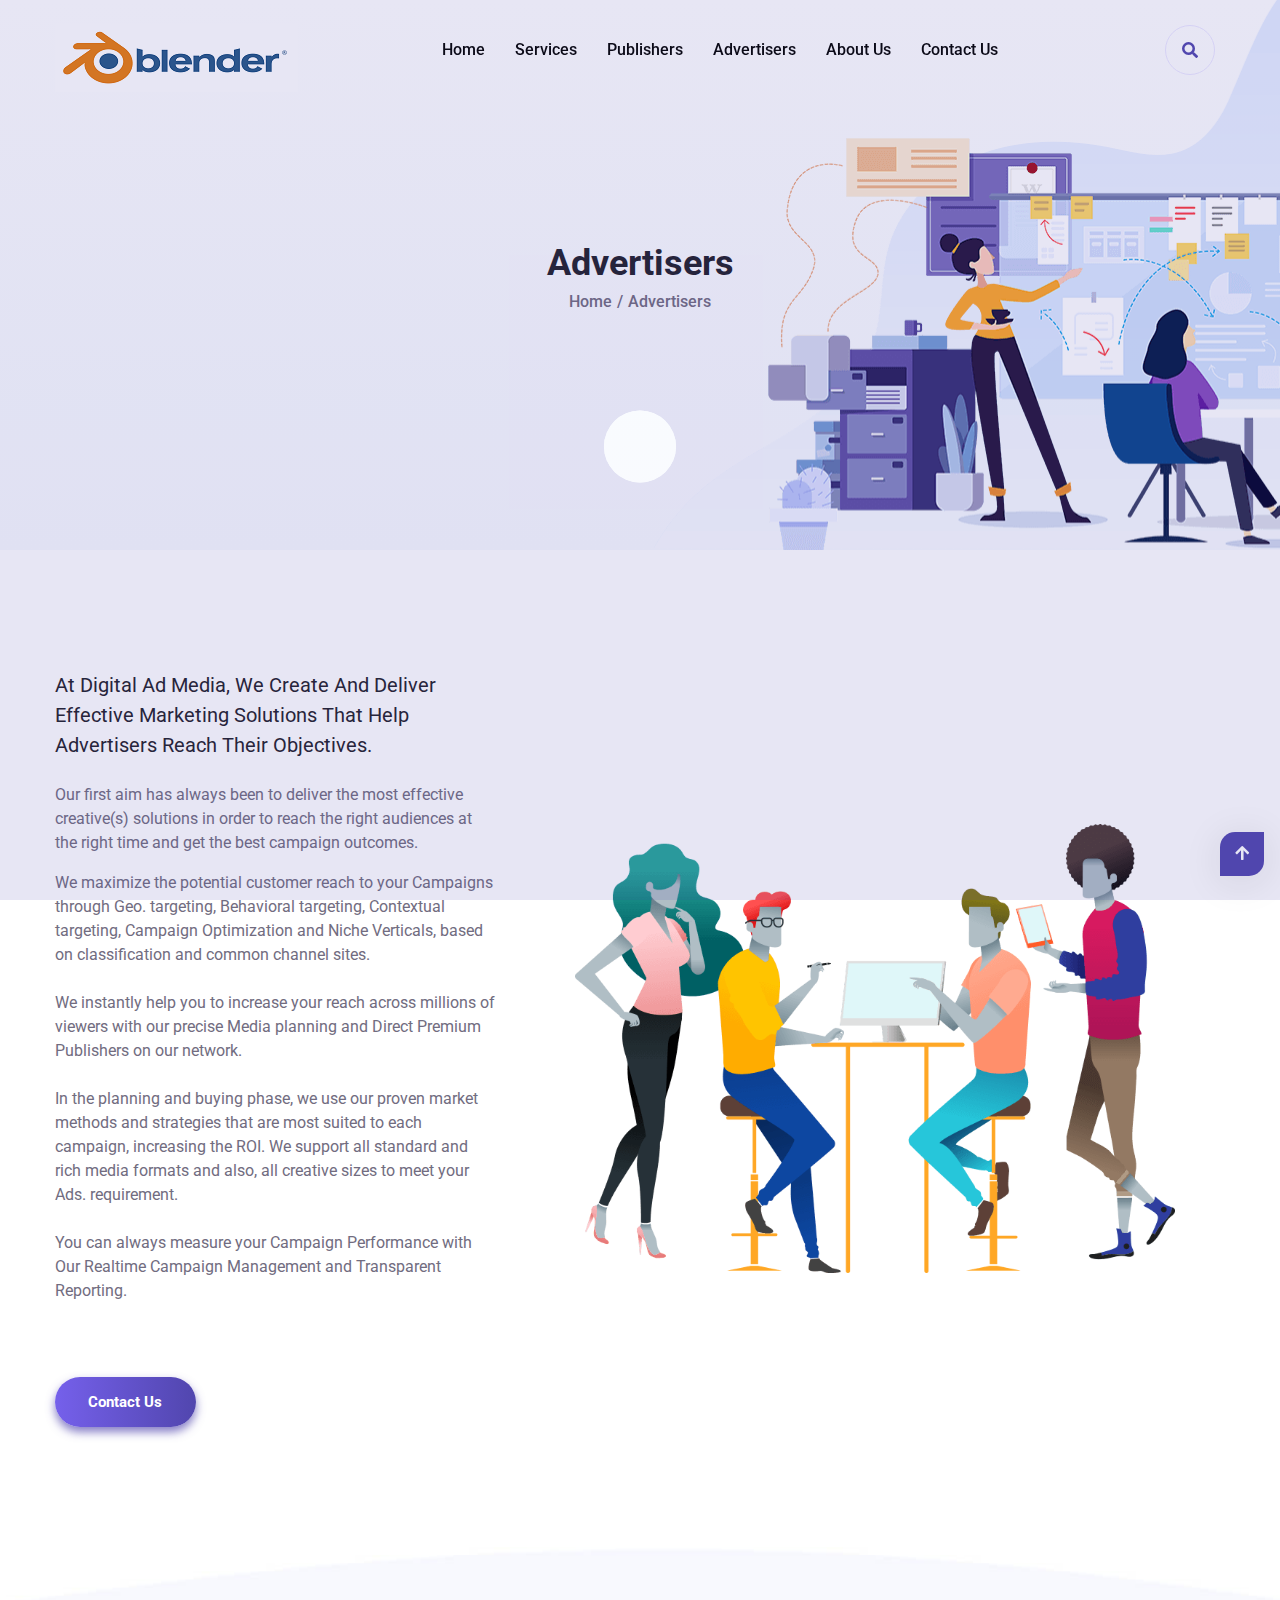
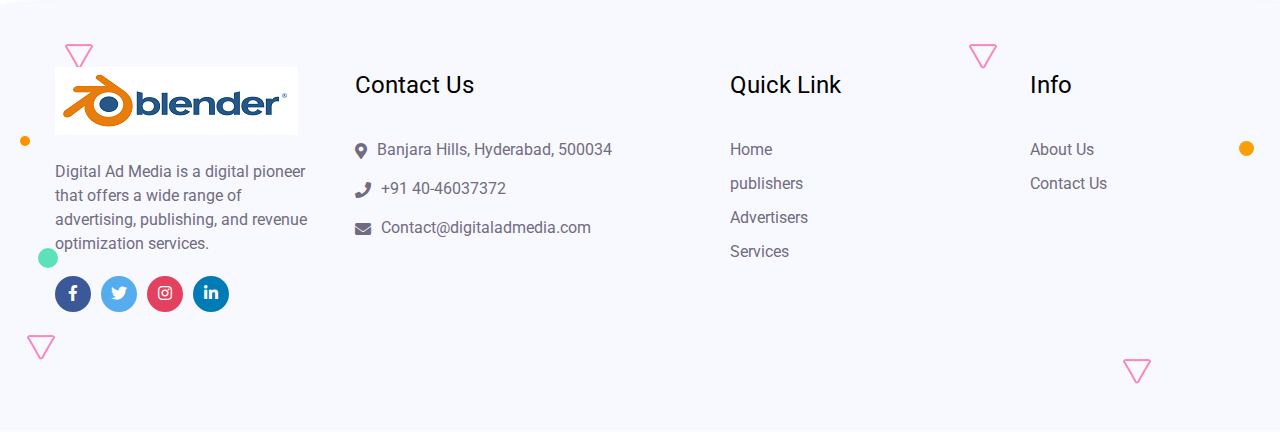
<file: advertisers.html>
<!doctype html>
<html lang="en">
  <head>
    <!-- Required meta tags -->
    <meta charset="utf-8">
    <meta name="viewport" content="width=device-width, initial-scale=1, shrink-to-fit=no">
    
	<!---google fonts hear-->
	<link href="https://fonts.googleapis.com/css?family=Roboto&display=swap" rel="stylesheet">
    <!-- Bootstrap CSS -->
    <link rel="stylesheet" href="assets/css/bootstrap.min.css">
    <!--font awesome css-->
	<link rel="stylesheet" href="assets/css/all.min.css">
	<!--animate css hear-->
	<link rel="stylesheet" href="assets/css/animate.css">
	<!-- light_case css -->
	<link rel="stylesheet" href="assets/css/lightcase.css">
	<!--swiper css-->
	<link rel="stylesheet" href="assets/css/swiper.min.css">
	<!-- shortcut image png is loaded -->
	<link rel="shortcut icon" href="assets/images/logo/about.png">
	<!-- style CSS is loaded -->
    <link rel="stylesheet" href="assets/css/style.css">

	<title>Digital Ad Media</title>
  </head>
  <body data-spy="scroll" class="p-0 overflow-auto">
	<!-- preloader start here -->
	<div class="preloader">
		<div class="preloader-inner">
			<div class="preloader-icon">
				<span></span>
				<span></span>
			</div>
		</div>
	</div>
	<!-- preloader ending here -->

	<!-- search area -->
	<div class="search-area">
		<div class="search-input">
			<div class="search-close">
				<i class="fas fa-times"></i>
			</div>
			<form>
				<input type="text" name="text" placeholder="Search Heare">
				<button class="search-btn">
					<span class="serch-icon">
						<i class="fas fa-search"></i>
					</span>
				</button>
			</form>
		</div>
	</div>
	<!-- search area -->

	<!-- mobile menu area start -->
	<div class="mobile-menu">
		<nav class="mobile-header primary-menu d-lg-none">
			<div class="header-logo">
				<a href="index.html" class="logo">
					<img src="assets/images/logo/logo.png" alt="logo">
				</a>
			</div>
			<div class="header-bar">
				<span></span>
				<span></span>
				<span></span>
			</div> 
		</nav>
		<nav class="menu">
			<div class="mobile-menu-area d-lg-none">
				<div class="mobile-menu-area-inner" id="scrollbar">
					<div class="mobile-search">
						<div class="search-inner">
							<input type="text" placeholder="Search Here......"/>
							<button type="submit">
								<span>
									<i class="fas fa-search"></i>
								</span>
							</button>
						</div>
					</div>
					<ul class="m-menu">
						<li>
							<a href="index.html" class="active">Home</a>
							
						</li>
								<li>
									<a href="services.html">Services</a>
								</li>
																								
										<li>
											<a href="publishers.html">Publishers</a>
										</li>
										
										
										<li>
											<a href="advertisers.html">Advertisers</a>
										</li>
										

										
						
								<li>
									<a href="about.html">About Us</a>
								</li>
					
						<li>
							<a href="contact.html">Contact Us</a>
						</li>
					</ul>
				</div>
			</div>
		</nav>
	</div>
	<!-- mobile menu area end -->

	<!-- header start -->
	<header class="d-none d-lg-block">
		<div class="bg-white about-header">
			<div class="container">
				<div class="header-item">
					<div class="header-logo">
						<a href="index.html">
							<img src="assets/images/logo/logo.png" alt="logo-image">
						</a>
					</div>
                        <div class="header-menu">
							<nav class="primary-menu">
								<div class="main-menu-area">
									<ul class="main-menu">
										<li>
											<a href="index.html">Home</a>
											
										</li>
										
										<li>
											<a href="services.html">Services</a>
										</li>
										
										
																									
										<li>
											<a href="publishers.html">Publishers</a>
										</li>
										
										
										<li>
											<a href="advertisers.html">Advertisers</a>
										</li>
										

										
										<li>
											<a href="about.html">About Us</a>
										</li>
										
										<li>
											<a href="contact.html">Contact Us</a>
										</li>
									</ul>
								</div>
							</nav>
					</div>
					<div class="herder-icon">
						<ul class="search-cart">
							
							<li class="search">
								<a href="#" class="cart-link">
									<i class="fa fa-search"></i>
								</a>
							</li>
						</ul>
					</div>
				</div>
			</div>
		</div>
	</header>
	<!-- header end -->

	<!-- banner area start -->
	<div class="page-header">
		<div class="banner-position">
			<div class="container">
				<div class="banner-content">
					<h3>Advertisers</h3>
					<ul class="banner-link">
						<li>
							<a href="index.html">Home</a>
						</li>
						<li>
							<span>/</span>
						</li>
						<li>
							<a href="about.html">Advertisers</a>
						</li>
					</ul>
				</div>
			</div>
		</div>
	</div>
	<!-- banner area ends -->

	<!-- about area start -->
	<div class="about-section">
		<div class="container">
			<div class="section-wrapper">
				<div class="row align-items-center">
					
					
					<div class="col-lg-6 col-12">
						<div class="about-content">
							<div class="about-top">
								<!-- <h3>About Digital Ad Media</h3> -->
								<h5>
									At Digital Ad Media, we create and deliver effective marketing solutions that help advertisers reach their objectives.

								</h5>
							</div>
							<div class="about-bottom">
								<p class="p_1">
									Our first aim has always been to deliver the most effective creative(s) solutions in order to reach the right audiences at the right time and get the best campaign outcomes.  
								</p>
								<p>
									We maximize the potential customer reach to your Campaigns through Geo. targeting, Behavioral targeting, Contextual targeting, Campaign Optimization and Niche Verticals, based on classification and common channel sites.
								</p> <br/>
								<p>
									We instantly help you to increase your reach across millions of viewers with our precise Media planning and Direct Premium Publishers on our network.
								</p><br/>

								<p>
									In the planning and buying phase, we use our proven market methods and strategies that are most suited to each campaign, increasing the ROI. We support all standard and rich media formats and also, all creative sizes to meet your Ads. requirement.
								</p><br/>

								<p>
									You can always measure your Campaign Performance with Our Realtime Campaign Management and Transparent Reporting.
								</p>
								<br/>
								<a href="contact.html" class="custom-btn">
									<span>Contact Us</span>
								</a>
							</div>
						</div>
					</div>
					<div class="col-lg-6 col-12">
						<div class="about-thumb">
							<img src="assets/images/about/01.png" alt="about-image">
						</div>
					</div>
					
				</div>
			</div>
		</div>
	</div>
	<!-- about area ends -->

	<!-- service area start -->
<!-- 	<div class="service-area style-7">
		<div class="container">
			<div class="section-wrapper">
				<div class="row justify-content-center">
					<div class="col-xl-3 col-lg-4 col-md-6 col-12">
						<div class="post-content text-center service-content">
							<div class="post-thumb">
								<img src="assets/images/service/service_7.png" alt="service-image">
							</div>
							<div class="post-text">
								<h4><a href="#0">Fully customizable</a></h4>
								<p>
									Continually aggregate friction
									web interfaces thout globaly 
									interfac without globa.
								</p>
							</div>
						</div>
					</div>

					<div class="col-xl-3 col-lg-4 col-md-6 col-12">
						<div class="post-content text-center service-content">
							<div class="post-thumb">
								<img src="assets/images/service/service_8.png" alt="service-image">
							</div>
							<div class="post-text">
								<h4><a href="#0">24/7 Support</a></h4>
								<p>
									Continually aggregate friction
									web interfaces thout globaly 
									interfac without globa.
								</p>
							</div>
						</div>
					</div>

					<div class="col-xl-3 col-lg-4 col-md-6 col-12">
						<div class="post-content text-center service-content">
							<div class="post-thumb">
								<img src="assets/images/service/service_9.png" alt="service-image">
							</div>
							<div class="post-text">
								<h4><a href="#0">Modern Technology</a></h4>
								<p>
									Continually aggregate friction
									web interfaces thout globaly 
									interfac without globa.
								</p>
							</div>
						</div>
					</div>
					<div class="col-xl-3 col-lg-4 col-md-6 col-12">
						<div class="post-content text-center service-content">
							<div class="post-thumb">
								<img src="assets/images/service/service_10.png" alt="service-image">
							</div>
							<div class="post-text">
								<h4><a href="#0">Business Strategy </a></h4>
								<p>
									Continually aggregate friction
									web interfaces thout globaly 
									interfac without globa.
								</p>
							</div>
						</div>
					</div>
				</div>
			</div>
		</div>
	</div> -->
	<!-- service area ends -->

	<!-- testimonial area start -->
<!-- 	<div class="testimonil-area style-2">
		<div class="container">
			<div class="section-wrapper">
				<div class="test-content">
					<div class="content-inner">
						<span>What Client Say</span>
						<h3>Check testimonials for our satisfied clients</h3>
						<p>
							Conveniently customize proactive web services interfaces 
							without Globally Continually aggregate frictionle interc
							aithout alobally wellies richard. 
						</p>
					</div>
				</div>
				
				<div class="test-wrapper">
					<div class="testimonial-slider">
						<div class="swiper-wrapper">
							<div class="swiper-slide">
								<div class="test-item">
									<div class="item-inner">
										<div class="test-thumb">
											<img src="assets/images/testimonial/01.png" alt="test-image">
										</div>
										<div class="test-text">
											<h6>Yesing Ar</h6>
											<p>Fr-end Designer</p>
										</div>
									</div>
									<div class="test-decs">
										<p>
											Conveniently iterate technically sound internal 
											sources with corporate potentialities uniquely 
											maximize business leadership skills. 
										</p>
									</div>
								</div>
							</div>
							<div class="swiper-slide">
								<div class="test-item">
									<div class="item-inner">
										<div class="test-thumb">
											<img src="assets/images/testimonial/05.png" alt="test-image">
										</div>
										<div class="test-text">
											<h6>Max Smith</h6>
											<p>Ui/Ux Designer</p>
										</div>
									</div>
									<div class="test-decs">
										<p>
											Conveniently iterate technically sound internal 
											sources with corporate potentialities uniquely 
											maximize business leadership skills. 
										</p>
									</div>
								</div>
							</div>
							<div class="swiper-slide">
								<div class="test-item">
									<div class="item-inner">
										<div class="test-thumb">
											<img src="assets/images/testimonial/03.png" alt="test-image">
										</div>
										<div class="test-text">
											<h6>Fija Rohman</h6>
											<p>Anim Designer</p>
										</div>
									</div>
									<div class="test-decs">
										<p>
											Conveniently iterate technically sound internal 
											sources with corporate potentialities uniquely 
											maximize business leadership skills. 
										</p>
									</div>
								</div>
							</div>
						</div>
						<!-- Add Pagination -->
						<!-- <div class="testi-pagination">
							<div><span></span></div>
							<div><span></span></div>
							<div><span></span></div>
						</div>
					</div>
				</div>
			</div>
		</div>
	</div> -->
	<!-- testimonial area ends -->
	
	<!-- footer area start -->
	<footer>
		<div class="footer-position style-5">
			<div class="animate-bubble style-1 style-2">
				<div class="bubble a-one"></div>
				<div class="bubble a-three"></div>
				<div class="bubble a-four"></div>
				<div class="bubble a-six"></div>
				<div class="bubble a-eight">
					<img src="assets/images/banner/shape/a3.png" alt="animate">
				</div>
				<div class="bubble a-nine">
					<img src="assets/images/banner/shape/a3.png" alt="animate">
				</div>
				<div class="bubble a-ten">
					<img src="assets/images/banner/shape/a3.png" alt="animate">
				</div>
				<div class="bubble a-eleven">
					<img src="assets/images/banner/shape/a3.png" alt="animate">
				</div>
			</div>
			<div class="container">
				<div class="row">
					<div class="col-xl-3 col-lg-3 col-md-6 col-12">
						<div class="footer-media">
							<a href="#">
								<img src="assets/images/logo/logo.png" alt="footer-image">
							</a>
							<p>
								Digital Ad Media is a digital pioneer that offers a wide range of advertising, publishing, and revenue optimization services.
							</p>
							<ul class="footer-social">
								<li>
									<a href="#"><i class="fab fa-facebook-f"></i></a>
								</li>
								<li>
									<a href="#"><i class="fab fa-twitter"></i></a>
								</li>
								<li>
									<a href="#"><i class="fab fa-instagram"></i></a>
								</li>
								<li>
									<a href="#"><i class="fab fa-linkedin-in"></i></a>
								</li>
							</ul>
						</div>
					</div>
					
					<div class="col-xl-3 col-lg-3 col-md-6  col-12">
						<div class="footer-contact">
							<h4>Contact Us</h4>
							<ul>
								<li>
									<i class="fas fa-map-marker-alt"></i>
									<span>Banjara Hills, Hyderabad, 500034 </span>
								</li>
								<li>
									<i class="fas fa-phone"></i>
									<span>+91 40-46037372</span>
								</li>
								<li>
									<i class="fas fa-envelope"></i>
									<span>Contact@digitaladmedia.com</span>
								</li>
							</ul>
						</div>
					</div>

					<div class="col-xl-3 col-lg-3 col-md-6  col-12">
						<div class="link-us">
							<h4>Quick Link</h4>
							<ul>
								<li>
									<a href="index.html">Home</a>
								</li>
								<li>
									<a href="publishers.html">publishers</a>
								</li>
								<li>
									<a href="advertisers.html">Advertisers</a>
								</li>
								<li>
									<a href="services.html">Services</a>
								</li>
							</ul>
						</div>
					</div>

					<!-- <div class="col-xl-3 col-lg-3 col-md-6  col-12">
						<div class="footer-news">
							<h4>newsletter</h4>
							<form action="#0">
								<input type="text" class="email" placeholder="Enter Email Address">
								<button type="submit" class="button">
									Subscribe
								</button>
							</form>
						</div>
					</div> -->
					
					<div class="col-xl-3 col-lg-3 col-md-6  col-12">
						<div class="link-us">
							<h4> Info </h4>
							<ul>
								<li>
									<a href="about.html">About Us</a>
								</li>
								<li>
									<a href="contact.html">Contact Us</a>
								</li>
								
							</ul>
							
						</div>
					</div>
					
				</div>
			</div>
		</div>
	</footer>
		
	
	<!-- footer area ends -->

	<!--scroll up-->
	<div class="scroll-top">
		<div class="scrollToTop active">
			<span>
				<i class="fas fa-arrow-up"></i>
			</span>
		</div>
	</div>
	<!--scroll up-->

	
    <script src="assets/js/jquery.js"></script>
	<script src="assets/js/bootstrap.min.js"></script>
    <script src="assets/js/fontawesome.min.js"></script>
	<script src="assets/js/jquery.waypoints.min.js"></script>
	<script src="assets/js/imagesloaded.pkgd.min.js"></script>
	<script src="assets/js/jquery.counterup.min.js"></script>
	<script src="assets/js/isotope-min.js"></script>
	<script src="assets/js/lightcase.js"></script>
	<script src="assets/js/swiper.min.js"></script>
	<script src="assets/js/theia-sticky-sidebar.js"></script>
	<script src="assets/js/wow.min.js"></script>
	<script src="assets/js/active.js"></script> 
  </body>
</html>
</file>
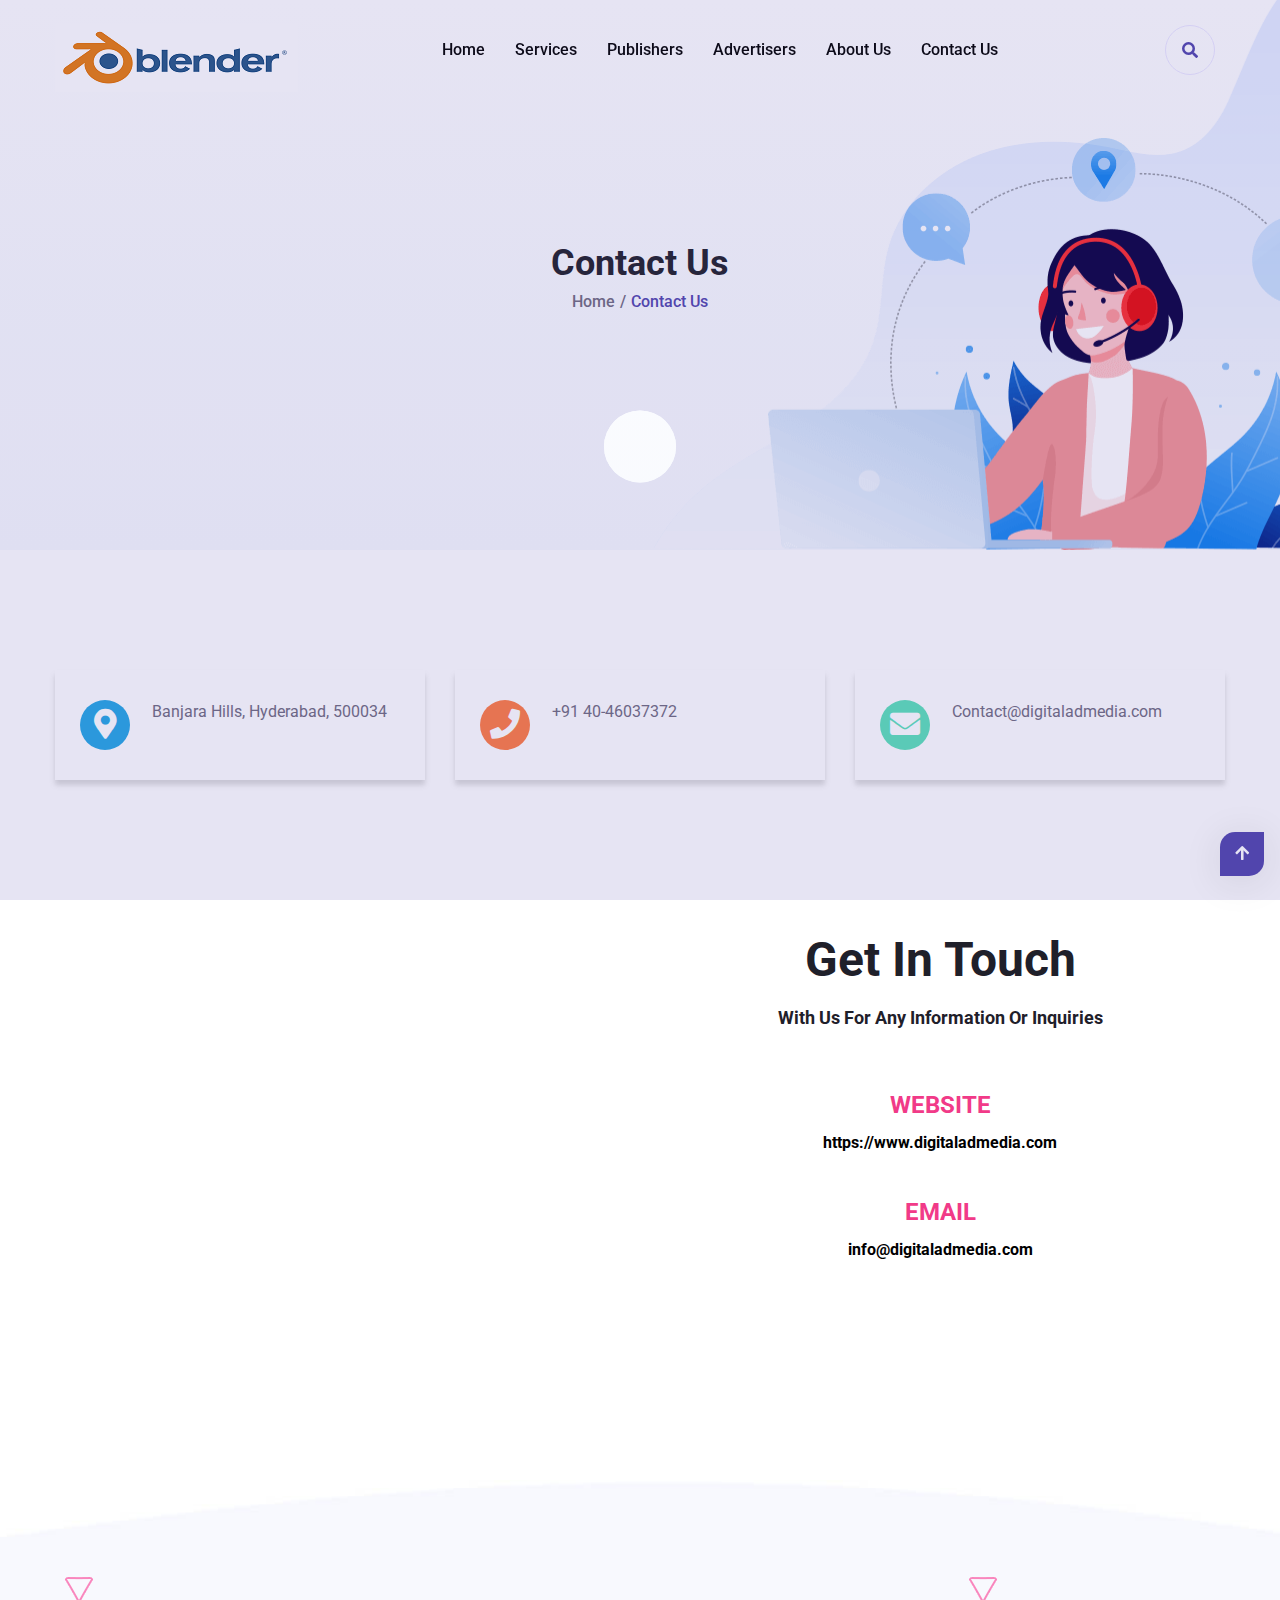
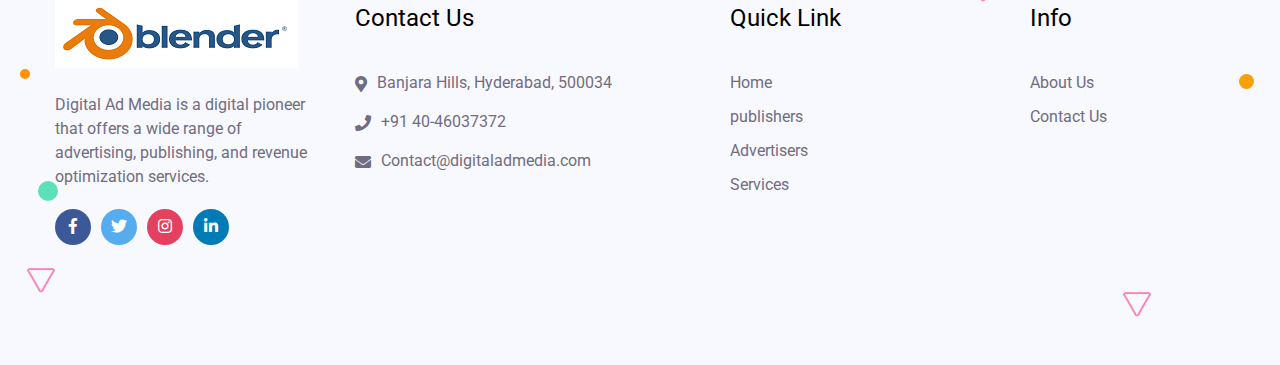
<file: contact.html>
<!doctype html>
<html lang="en">
  <head>
    <!-- Required meta tags -->
    <meta charset="utf-8">
    <meta name="viewport" content="width=device-width, initial-scale=1, shrink-to-fit=no">
    
	<!---google fonts hear-->
	<link href="https://fonts.googleapis.com/css?family=Roboto&display=swap" rel="stylesheet">
    <!-- Bootstrap CSS -->
    <link rel="stylesheet" href="assets/css/bootstrap.min.css">
    <!--font awesome css-->
	<link rel="stylesheet" href="assets/css/all.min.css">
	<!--animate css hear-->
	<link rel="stylesheet" href="assets/css/animate.css">
	<!-- light_case css -->
	<link rel="stylesheet" href="assets/css/lightcase.css">
	<!--swiper css-->
	<link rel="stylesheet" href="assets/css/swiper.min.css">
	<!-- shortcut image png is loaded -->
	<link rel="shortcut icon" href="assets/images/logo/about.png">
	<!-- style CSS is loaded -->
    <link rel="stylesheet" href="assets/css/style.css">

	<title>Digital Ad Media</title>
	<script src="https://smtpjs.com/v3/smtp.js"></script>
	  <script type="text/javascript">
							function sendEmail(){
							
									Email.send({
									
											SecureToken : "e8bb2221-d38d-4205-971b-559a095e7f97",
											
											To : "tutorgopi@gmail.com",
											From : document.getElementById("email").value,
											Subject : document.getElementById("subject").value,
											Body : "Name: " + document.getElementById("name").value + 
													"<br> Email: " + document.getElementById("email").value + 
													"<br> subject: " + document.getElementById("subject").value + 
													"<br> Message: " + document.getElementById("message").value 
											}).then(
												message => alert("Message sent Succesfully")
											);
					
							}
	</script>
  </head>
  <body data-spy="scroll" class="p-0 overflow-auto">
	<!-- preloader start here -->
	<div class="preloader">
		<div class="preloader-inner">
			<div class="preloader-icon">
				<span></span>
				<span></span>
			</div>
		</div>
	</div>
	<!-- preloader ending here -->

	<!-- search area -->
	<div class="search-area">
		<div class="search-input">
			<div class="search-close">
				<i class="fas fa-times"></i>
			</div>
			<form>
				<input type="text" name="text" placeholder="Search Heare">
				<button class="search-btn">
					<span class="serch-icon">
						<i class="fas fa-search"></i>
					</span>
				</button>
			</form>
		</div>
	</div>
	<!-- search area -->

	<!-- mobile menu area start -->
	<div class="mobile-menu">
		<nav class="mobile-header primary-menu d-lg-none">
			<div class="header-logo">
				<a href="index.html" class="logo">
					<img src="assets/images/logo/logo.png" alt="logo">
				</a>
			</div>
			<div class="header-bar">
				<span></span>
				<span></span>
				<span></span>
			</div> 
		</nav>
		<nav class="menu">
			<div class="mobile-menu-area d-lg-none">
				<div class="mobile-menu-area-inner" id="scrollbar">
					<div class="mobile-search">
						<div class="search-inner">
							<input type="text" placeholder="Search Here......"/>
							<button type="submit">
								<span>
									<i class="fas fa-search"></i>
								</span>
							</button>
						</div>
					</div>
					<ul class="m-menu">
						<li>
							<a href="index.html" class="active">Home</a>
							
						</li>
								<li>
									<a href="services.html">Services</a>
								</li>
																									
										<li>
											<a href="publishers.html">Publishers</a>
										</li>
										
										
										<li>
											<a href="advertisers.html">Advertisers</a>
										</li>
										

						
								<li>
									<a href="about.html">About Us</a>
								</li>
					
						<li>
							<a href="contact.html">Contact Us</a>
						</li>
					</ul>
				</div>
			</div>
		</nav>
	</div>
	<!-- mobile menu area end -->

	<!-- header start -->
	<header class="d-none d-lg-block">
		<div class="bg-white about-header">
			<div class="container">
				<div class="header-item">
					<div class="header-logo">
						<a href="index.html">
							<img src="assets/images/logo/logo.png" alt="logo-image">
						</a>
					</div>
					 <div class="header-menu">
							<nav class="primary-menu">
								<div class="main-menu-area">
									<ul class="main-menu">
										<li>
											<a href="index.html">Home</a>
											
										</li>
										
										<li>
											<a href="services.html">Services</a>
										</li>
																								
										<li>
											<a href="publishers.html">Publishers</a>
										</li>
										
										
										<li>
											<a href="advertisers.html">Advertisers</a>
										</li>
										

										
										
										
										<li>
											<a href="about.html">About Us</a>
										</li>
										
										<li>
											<a href="contact.html">Contact Us</a>
										</li>
									</ul>
								</div>
							</nav>
					</div>
					<div class="herder-icon">
						<ul class="search-cart">
							
							<li class="search">
								<a href="#0" class="cart-link">
									<i class="fa fa-search"></i>
								</a>
							</li>
						</ul>
					</div>
				</div>
			</div>
		</div>
	</header>
	<!-- header end -->

	<!-- banner area start -->
	<div class="page-header style-1">
		<div class="banner-position">
			<div class="container">
				<div class="banner-content">
					<h3>Contact Us</h3>
					<ul class="banner-link">
						<li><a href="index.html">Home</a></li>
						<li><span>/</span></li>
						<li><a class="active">Contact Us</a></li>
					</ul>
				</div>
			</div>
		</div>
	</div>
	<!-- banner area ends -->

	<!-- contact location link area -->
	<div class="contact-link" >
		<div class="container" >
			<div class="section-wrapper">
				<div class="row justify-content-center">
					<div class="col-xl-4 col-lg-6 col-12">
						<div class="contact-item" >
							<div class="left-item">
								<a href="#">
									<i class="fas fa-map-marker-alt"></i>
								</a>
							</div>
							<div class="right-item">
								<p >Banjara Hills, Hyderabad, 500034 </p>
							</div>
						</div>
					</div>
					<div class="col-xl-4 col-lg-6 col-12">
						<div class="contact-item">
							<div class="left-item">
								<a href="#">
									<i class="fas fa-phone"></i>
								</a>
							</div>
							<div class="right-item">
								<p>+91 40-46037372</p>
							</div>
						</div>
					</div>
					<div class="col-xl-4 col-lg-6 col-12">
						<div class="contact-item">
							<div class="left-item">
								<a href="#">
									<i class="fas fa-envelope"></i>
								</a>
							</div>
							<div class="right-item">
								<p>Contact@digitaladmedia.com</p>
							</div>
						</div>
					</div>
				</div>
			</div>
		</div>
	</div>

	<div class="contact-location">
		<div class="container">
			<div class="row">
				<div class="col-lg-6 col-12">
					<div class="location-map">
						<div id="map">
							<iframe src="https://www.google.com/maps/embed?pb=!1m18!1m12!1m3!1d3807.0743104797693!2d78.44464021415482!3d17.40822110678757!2m3!1f0!2f0!3f0!3m2!1i1024!2i768!4f13.1!3m3!1m2!1s0x0%3A0x92a3832c05ffe28e!2zMTfCsDI0JzI5LjYiTiA3OMKwMjYnNDguNiJF!5e0!3m2!1sen!2sin!4v1650744911878!5m2!1sen!2sin"></iframe>
						</div>
					</div>
				</div>
				<div class="col-lg-6 col-12">
					<div class="contact-form" style="text-align: center; align-content: center;">
<!-- 						<form method="post" onsubmit=" false; reset();" class="comment-form">
							<input type="text" id="name" name="name" class="" placeholder="Name*">
							<input type="email" id="email" name="email" class="" placeholder="Email*">
							<input type="text" id="subject" name="subject" class="" placeholder="Subject*">
							<textarea name="text" id="message" cols="30" rows="10" placeholder="Message*"></textarea>
							
							<button type="submit" onclick="sendEmail()" class="contact-btn">
								<span>Submit Now</span>
							</button>
						</form> -->
						<br/>
						<h2 style="text-align: center;"><span>Get in Touch</span></h2>
						
						<h5> With Us For Any Information or Inquiries</h5> <br/><br/>

						<h4 style="color: #f13a88;">WEBSITE</h4>
						<p style="color: #000000;"><b>https://www.digitaladmedia.com</b></p><br/>

						<h4 style="color: #f13a88;">EMAIL</h4>
						<p style="color: #000000;"><b>info@digitaladmedia.com</b></p>
					
					</div>
				</div>
			</div>
		</div>
	</div>
	<!--  contact location link ends -->
	
	<!-- footer area start -->
	<footer>
		<div class="footer-position style-5">
			<div class="animate-bubble style-1 style-2">
				<div class="bubble a-one"></div>
				<div class="bubble a-three"></div>
				<div class="bubble a-four"></div>
				<div class="bubble a-six"></div>
				<div class="bubble a-eight">
					<img src="assets/images/banner/shape/a3.png" alt="animate">
				</div>
				<div class="bubble a-nine">
					<img src="assets/images/banner/shape/a3.png" alt="animate">
				</div>
				<div class="bubble a-ten">
					<img src="assets/images/banner/shape/a3.png" alt="animate">
				</div>
				<div class="bubble a-eleven">
					<img src="assets/images/banner/shape/a3.png" alt="animate">
				</div>
			</div>
			<div class="container">
				<div class="row">
					<div class="col-xl-3 col-lg-3 col-md-6 col-12">
						<div class="footer-media">
							<a href="#">
								<img src="assets/images/logo/logo.png" alt="footer-image">
							</a>
							<p>
								Digital Ad Media is a digital pioneer that offers a wide range of advertising, publishing, and revenue optimization services.
							</p>
							<ul class="footer-social">
								<li>
									<a href="#"><i class="fab fa-facebook-f"></i></a>
								</li>
								<li>
									<a href="#"><i class="fab fa-twitter"></i></a>
								</li>
								<li>
									<a href="#"><i class="fab fa-instagram"></i></a>
								</li>
								<li>
									<a href="#"><i class="fab fa-linkedin-in"></i></a>
								</li>
							</ul>
						</div>
					</div>
					
					<div class="col-xl-3 col-lg-3 col-md-6  col-12">
						<div class="footer-contact">
							<h4>Contact Us</h4>
							<ul>
								<li>
									<i class="fas fa-map-marker-alt"></i>
									<span>Banjara Hills, Hyderabad, 500034 </span>
								</li>
								<li>
									<i class="fas fa-phone"></i>
									<span>+91 40-46037372</span>
								</li>
								<li>
									<i class="fas fa-envelope"></i>
									<span>Contact@digitaladmedia.com</span>
								</li>
							</ul>
						</div>
					</div>

					<div class="col-xl-3 col-lg-3 col-md-6  col-12">
						<div class="link-us">
							<h4>Quick Link</h4>
							<ul>
								<li>
									<a href="index.html">Home</a>
								</li>
								<li>
									<a href="publishers.html">publishers</a>
								</li>
								<li>
									<a href="advertisers.html">Advertisers</a>
								</li>
								<li>
									<a href="services.html">Services</a>
								</li>
							</ul>
							</ul>
						</div>
					</div>

<div class="col-xl-3 col-lg-3 col-md-6  col-12">
						<div class="link-us">
							<h4> Info </h4>
							<ul>
								<li>
									<a href="about.html">About Us</a>
								</li>
								<li>
									<a href="contact.html">Contact Us</a>
								</li>
								
							</ul>
							
						</div>
					</div>
					
					<!-- <div class="col-xl-3 col-lg-3 col-md-6  col-12">
						<div class="footer-news">
							<h4>newsletter</h4>
							<form action="#0">
								<input type="text" class="email" placeholder="Enter Email Address">
								<button type="submit" class="button">
									Subscribe
								</button>
							</form>
						</div>
					</div> -->
				</div>
			</div>
		</div>
	</footer>
		
	
	<!-- footer area ends -->

	<!--scroll up-->
	<div class="scroll-top">
		<div class="scrollToTop active">
			<span>
				<i class="fas fa-arrow-up"></i>
			</span>
		</div>
	</div>
	<!--scroll up-->

    <!-- Optional JavaScript -->
	<!-- jQuery first, then Bootstrap JS, then font-awosame, then lightcase Js, then image loaded & isotope Js, than swiper js -->
    <script src="assets/js/jquery.js"></script>
	<script src="assets/js/bootstrap.min.js"></script>
    <script src="assets/js/fontawesome.min.js"></script>
	<script src="assets/js/jquery.waypoints.min.js"></script>
	<script src="assets/js/imagesloaded.pkgd.min.js"></script>
	<script src="assets/js/jquery.counterup.min.js"></script>
	<script src="assets/js/count-down.js"></script>
	<script src="assets/js/isotope-min.js"></script>
	<script src="assets/js/lightcase.js"></script>
	<script src="assets/js/wow.min.js"></script>
	<script src="assets/js/theia-sticky-sidebar.js"></script>
	<script src="assets/js/swiper.min.js"></script>
	<script src="assets/js/active.js"></script>
	
	
  </body>

</html>
</file>
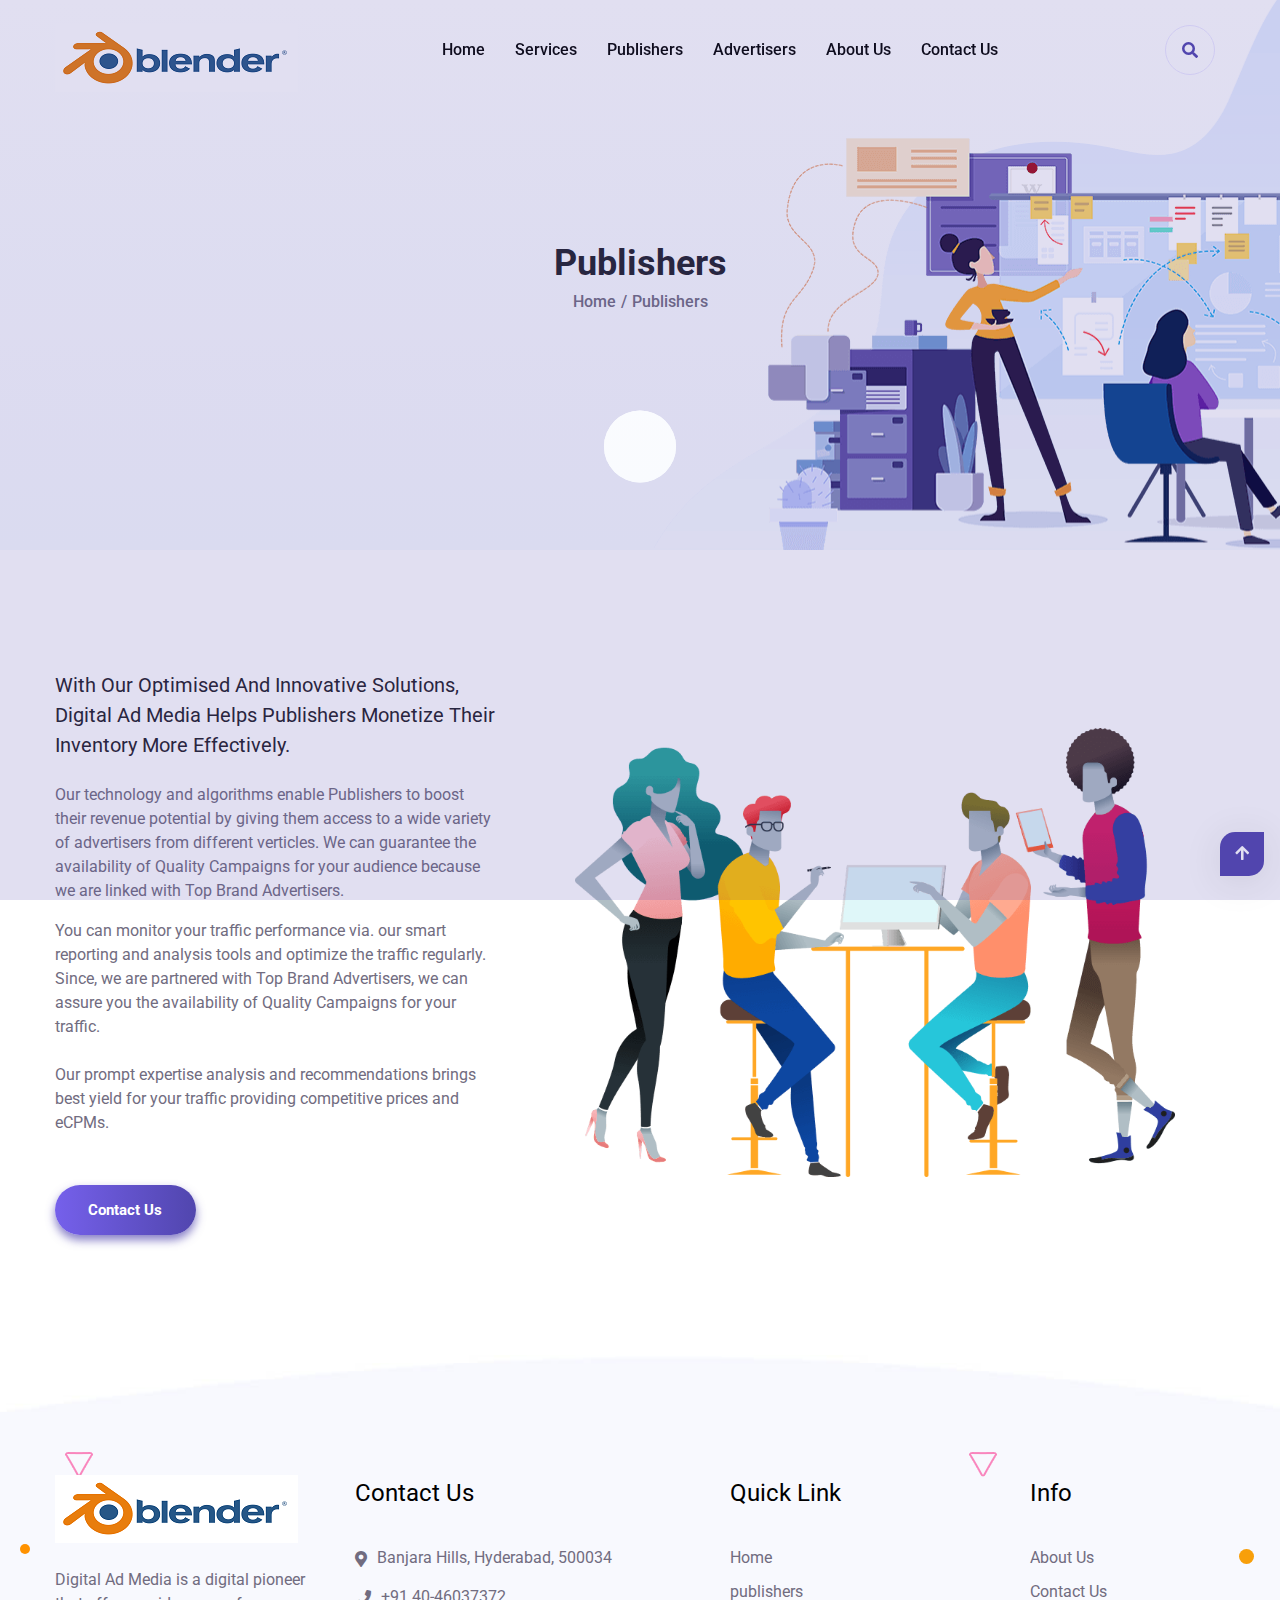
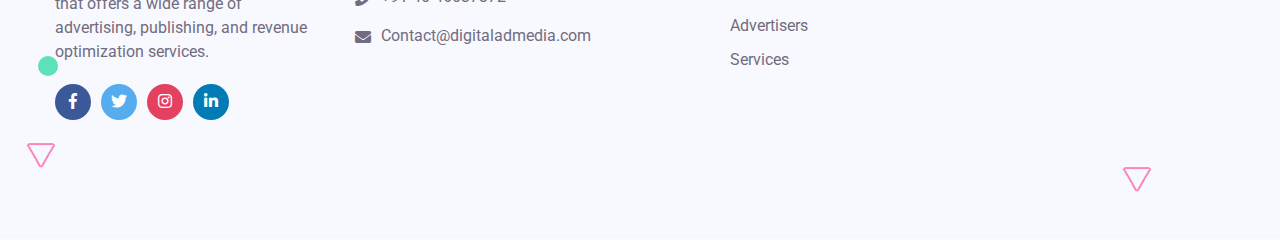
<file: publishers.html>
<!doctype html>
<html lang="en">
  <head>
    <!-- Required meta tags -->
    <meta charset="utf-8">
    <meta name="viewport" content="width=device-width, initial-scale=1, shrink-to-fit=no">
    
	<!---google fonts hear-->
	<link href="https://fonts.googleapis.com/css?family=Roboto&display=swap" rel="stylesheet">
    <!-- Bootstrap CSS -->
    <link rel="stylesheet" href="assets/css/bootstrap.min.css">
    <!--font awesome css-->
	<link rel="stylesheet" href="assets/css/all.min.css">
	<!--animate css hear-->
	<link rel="stylesheet" href="assets/css/animate.css">
	<!-- light_case css -->
	<link rel="stylesheet" href="assets/css/lightcase.css">
	<!--swiper css-->
	<link rel="stylesheet" href="assets/css/swiper.min.css">
	<!-- shortcut image png is loaded -->
	<link rel="shortcut icon" href="assets/images/logo/about.png">
	<!-- style CSS is loaded -->
    <link rel="stylesheet" href="assets/css/style.css">

	<title>Digital Ad Media</title>
  </head>
  <body data-spy="scroll" class="p-0 overflow-auto">
	<!-- preloader start here -->
	<div class="preloader">
		<div class="preloader-inner">
			<div class="preloader-icon">
				<span></span>
				<span></span>
			</div>
		</div>
	</div>
	<!-- preloader ending here -->

	<!-- search area -->
	<div class="search-area">
		<div class="search-input">
			<div class="search-close">
				<i class="fas fa-times"></i>
			</div>
			<form>
				<input type="text" name="text" placeholder="Search Heare">
				<button class="search-btn">
					<span class="serch-icon">
						<i class="fas fa-search"></i>
					</span>
				</button>
			</form>
		</div>
	</div>
	<!-- search area -->

	<!-- mobile menu area start -->
	<div class="mobile-menu">
		<nav class="mobile-header primary-menu d-lg-none">
			<div class="header-logo">
				<a href="index.html" class="logo">
					<img src="assets/images/logo/logo.png" alt="logo">
				</a>
			</div>
			<div class="header-bar">
				<span></span>
				<span></span>
				<span></span>
			</div> 
		</nav>
		<nav class="menu">
			<div class="mobile-menu-area d-lg-none">
				<div class="mobile-menu-area-inner" id="scrollbar">
					<div class="mobile-search">
						<div class="search-inner">
							<input type="text" placeholder="Search Here......"/>
							<button type="submit">
								<span>
									<i class="fas fa-search"></i>
								</span>
							</button>
						</div>
					</div>
					<ul class="m-menu">
						<li>
							<a href="index.html" class="active">Home</a>
							
						</li>
								<li>
									<a href="services.html">Services</a>
								</li>
																								
										<li>
											<a href="publishers.html">Publishers</a>
										</li>
										
										
										<li>
											<a href="advertisers.html">Advertisers</a>
										</li>
										

										
						
								<li>
									<a href="about.html">About Us</a>
								</li>
					
						<li>
							<a href="contact.html">Contact Us</a>
						</li>
					</ul>
				</div>
			</div>
		</nav>
	</div>
	<!-- mobile menu area end -->

	<!-- header start -->
	<header class="d-none d-lg-block">
		<div class="bg-white about-header">
			<div class="container">
				<div class="header-item">
					<div class="header-logo">
						<a href="index.html">
							<img src="assets/images/logo/logo.png" alt="logo-image">
						</a>
					</div>
                        <div class="header-menu">
							<nav class="primary-menu">
								<div class="main-menu-area">
									<ul class="main-menu">
										<li>
											<a href="index.html">Home</a>
											
										</li>
										
										<li>
											<a href="services.html">Services</a>
										</li>
										
										
																									
										<li>
											<a href="publishers.html">Publishers</a>
										</li>
										
										
										<li>
											<a href="advertisers.html">Advertisers</a>
										</li>
										

										
										<li>
											<a href="about.html">About Us</a>
										</li>
										
										<li>
											<a href="contact.html">Contact Us</a>
										</li>
									</ul>
								</div>
							</nav>
					</div>
					<div class="herder-icon">
						<ul class="search-cart">
							
							<li class="search">
								<a href="#" class="cart-link">
									<i class="fa fa-search"></i>
								</a>
							</li>
						</ul>
					</div>
				</div>
			</div>
		</div>
	</header>
	<!-- header end -->

	<!-- banner area start -->
	<div class="page-header">
		<div class="banner-position">
			<div class="container">
				<div class="banner-content">
					<h3>Publishers</h3>
					<ul class="banner-link">
						<li>
							<a href="index.html">Home</a>
						</li>
						<li>
							<span>/</span>
						</li>
						<li>
							<a href="about.html">Publishers</a>
						</li>
					</ul>
				</div>
			</div>
		</div>
	</div>
	<!-- banner area ends -->

	<!-- about area start -->
	<div class="about-section">
		<div class="container">
			<div class="section-wrapper">
				<div class="row align-items-center">
					
					<div class="col-lg-6 col-12">
						<div class="about-content">
							<div class="about-top">
								<!-- <h3>About Digital Ad Media</h3> -->
								<h5>
									With our optimised and innovative solutions, Digital Ad Media helps publishers monetize their inventory more effectively.
								</h5>
							</div>
							<div class="about-bottom">
								<p class="p_1">
									Our technology and algorithms enable Publishers to boost their revenue potential by giving them access to a wide variety of advertisers from different verticles. We can guarantee the availability of Quality Campaigns for your audience because we are linked with Top Brand Advertisers.  
								</p>
								<p>
									You can monitor your traffic performance via. our smart reporting and analysis tools and optimize the traffic regularly. Since, we are partnered with Top Brand Advertisers, we can assure you the availability of Quality Campaigns for your traffic.
								</p><br/>
								<p>
									Our prompt expertise analysis and recommendations brings best yield for your traffic providing competitive prices and eCPMs.
								</p>
								<a href="contact.html" class="custom-btn">
									<span>Contact Us</span>
								</a>
							</div>
						</div>
					</div>
					<div class="col-lg-6 col-12">
						<div class="about-thumb">
							<img src="assets/images/about/01.png" alt="about-image">
						</div>
					</div>
				</div>
			</div>
		</div>
	</div>
	<!-- about area ends -->

	<!-- service area start -->
	<!-- <div class="service-area style-7">
		<div class="container">
			<div class="section-wrapper">
				<div class="row justify-content-center">
					<div class="col-xl-3 col-lg-4 col-md-6 col-12">
						<div class="post-content text-center service-content">
							<div class="post-thumb">
								<img src="assets/images/service/service_7.png" alt="service-image">
							</div>
							<div class="post-text">
								<h4><a href="#0">Fully customizable</a></h4>
								<p>
									Continually aggregate friction
									web interfaces thout globaly 
									interfac without globa.
								</p>
							</div>
						</div>
					</div>

					<div class="col-xl-3 col-lg-4 col-md-6 col-12">
						<div class="post-content text-center service-content">
							<div class="post-thumb">
								<img src="assets/images/service/service_8.png" alt="service-image">
							</div>
							<div class="post-text">
								<h4><a href="#0">24/7 Support</a></h4>
								<p>
									Continually aggregate friction
									web interfaces thout globaly 
									interfac without globa.
								</p>
							</div>
						</div>
					</div>

					<div class="col-xl-3 col-lg-4 col-md-6 col-12">
						<div class="post-content text-center service-content">
							<div class="post-thumb">
								<img src="assets/images/service/service_9.png" alt="service-image">
							</div>
							<div class="post-text">
								<h4><a href="#0">Modern Technology</a></h4>
								<p>
									Continually aggregate friction
									web interfaces thout globaly 
									interfac without globa.
								</p>
							</div>
						</div>
					</div>
					<div class="col-xl-3 col-lg-4 col-md-6 col-12">
						<div class="post-content text-center service-content">
							<div class="post-thumb">
								<img src="assets/images/service/service_10.png" alt="service-image">
							</div>
							<div class="post-text">
								<h4><a href="#0">Business Strategy </a></h4>
								<p>
									Continually aggregate friction
									web interfaces thout globaly 
									interfac without globa.
								</p>
							</div>
						</div>
					</div>
				</div>
			</div>
		</div>
	</div> -->
	<!-- service area ends -->

	<!-- testimonial area start -->
<!-- 	<div class="testimonil-area style-2">
		<div class="container">
			<div class="section-wrapper">
				<div class="test-content">
					<div class="content-inner">
						<span>What Client Say</span>
						<h3>Check testimonials for our satisfied clients</h3>
						<p>
							Conveniently customize proactive web services interfaces 
							without Globally Continually aggregate frictionle interc
							aithout alobally wellies richard. 
						</p>
					</div>
				</div>
				
				<div class="test-wrapper">
					<div class="testimonial-slider">
						<div class="swiper-wrapper">
							<div class="swiper-slide">
								<div class="test-item">
									<div class="item-inner">
										<div class="test-thumb">
											<img src="assets/images/testimonial/01.png" alt="test-image">
										</div>
										<div class="test-text">
											<h6>Yesing Ar</h6>
											<p>Fr-end Designer</p>
										</div>
									</div>
									<div class="test-decs">
										<p>
											Conveniently iterate technically sound internal 
											sources with corporate potentialities uniquely 
											maximize business leadership skills. 
										</p>
									</div>
								</div>
							</div>
							<div class="swiper-slide">
								<div class="test-item">
									<div class="item-inner">
										<div class="test-thumb">
											<img src="assets/images/testimonial/05.png" alt="test-image">
										</div>
										<div class="test-text">
											<h6>Max Smith</h6>
											<p>Ui/Ux Designer</p>
										</div>
									</div>
									<div class="test-decs">
										<p>
											Conveniently iterate technically sound internal 
											sources with corporate potentialities uniquely 
											maximize business leadership skills. 
										</p>
									</div>
								</div>
							</div>
							<div class="swiper-slide">
								<div class="test-item">
									<div class="item-inner">
										<div class="test-thumb">
											<img src="assets/images/testimonial/03.png" alt="test-image">
										</div>
										<div class="test-text">
											<h6>Fija Rohman</h6>
											<p>Anim Designer</p>
										</div>
									</div>
									<div class="test-decs">
										<p>
											Conveniently iterate technically sound internal 
											sources with corporate potentialities uniquely 
											maximize business leadership skills. 
										</p>
									</div>
								</div>
							</div>
						</div>
						<!-- Add Pagination -->
						<!-- <div class="testi-pagination">
							<div><span></span></div>
							<div><span></span></div>
							<div><span></span></div>
						</div>
					</div>
				</div>
			</div>
		</div>
	</div> -->
	<!-- testimonial area ends -->
	
	<!-- footer area start -->
	<footer>
		<div class="footer-position style-5">
			<div class="animate-bubble style-1 style-2">
				<div class="bubble a-one"></div>
				<div class="bubble a-three"></div>
				<div class="bubble a-four"></div>
				<div class="bubble a-six"></div>
				<div class="bubble a-eight">
					<img src="assets/images/banner/shape/a3.png" alt="animate">
				</div>
				<div class="bubble a-nine">
					<img src="assets/images/banner/shape/a3.png" alt="animate">
				</div>
				<div class="bubble a-ten">
					<img src="assets/images/banner/shape/a3.png" alt="animate">
				</div>
				<div class="bubble a-eleven">
					<img src="assets/images/banner/shape/a3.png" alt="animate">
				</div>
			</div>
			<div class="container">
				<div class="row">
					<div class="col-xl-3 col-lg-3 col-md-6 col-12">
						<div class="footer-media">
							<a href="#">
								<img src="assets/images/logo/logo.png" alt="footer-image">
							</a>
							<p>
								Digital Ad Media is a digital pioneer that offers a wide range of advertising, publishing, and revenue optimization services.
							</p>
							<ul class="footer-social">
								<li>
									<a href="#"><i class="fab fa-facebook-f"></i></a>
								</li>
								<li>
									<a href="#"><i class="fab fa-twitter"></i></a>
								</li>
								<li>
									<a href="#"><i class="fab fa-instagram"></i></a>
								</li>
								<li>
									<a href="#"><i class="fab fa-linkedin-in"></i></a>
								</li>
							</ul>
						</div>
					</div>
					
					<div class="col-xl-3 col-lg-3 col-md-6  col-12">
						<div class="footer-contact">
							<h4>Contact Us</h4>
							<ul>
								<li>
									<i class="fas fa-map-marker-alt"></i>
									<span>Banjara Hills, Hyderabad, 500034 </span>
								</li>
								<li>
									<i class="fas fa-phone"></i>
									<span>+91 40-46037372</span>
								</li>
								<li>
									<i class="fas fa-envelope"></i>
									<span>Contact@digitaladmedia.com</span>
								</li>
							</ul>
						</div>
					</div>

					<div class="col-xl-3 col-lg-3 col-md-6  col-12">
						<div class="link-us">
							<h4>Quick Link</h4>
							<ul>
								<li>
									<a href="index.html">Home</a>
								</li>
								<li>
									<a href="publishers.html">publishers</a>
								</li>
								<li>
									<a href="advertisers.html">Advertisers</a>
								</li>
								<li>
									<a href="services.html">Services</a>
								</li>
							</ul>
						</div>
					</div>

					<!-- <div class="col-xl-3 col-lg-3 col-md-6  col-12">
						<div class="footer-news">
							<h4>newsletter</h4>
							<form action="#0">
								<input type="text" class="email" placeholder="Enter Email Address">
								<button type="submit" class="button">
									Subscribe
								</button>
							</form>
						</div>
					</div> -->
					
					<div class="col-xl-3 col-lg-3 col-md-6  col-12">
						<div class="link-us">
							<h4> Info </h4>
							<ul>
								<li>
									<a href="about.html">About Us</a>
								</li>
								<li>
									<a href="contact.html">Contact Us</a>
								</li>
								
							</ul>
							
						</div>
					</div>
					
				</div>
			</div>
		</div>
	</footer>
		
	
	<!-- footer area ends -->

	<!--scroll up-->
	<div class="scroll-top">
		<div class="scrollToTop active">
			<span>
				<i class="fas fa-arrow-up"></i>
			</span>
		</div>
	</div>
	<!--scroll up-->

	
    <script src="assets/js/jquery.js"></script>
	<script src="assets/js/bootstrap.min.js"></script>
    <script src="assets/js/fontawesome.min.js"></script>
	<script src="assets/js/jquery.waypoints.min.js"></script>
	<script src="assets/js/imagesloaded.pkgd.min.js"></script>
	<script src="assets/js/jquery.counterup.min.js"></script>
	<script src="assets/js/isotope-min.js"></script>
	<script src="assets/js/lightcase.js"></script>
	<script src="assets/js/swiper.min.js"></script>
	<script src="assets/js/theia-sticky-sidebar.js"></script>
	<script src="assets/js/wow.min.js"></script>
	<script src="assets/js/active.js"></script> 
  </body>
</html>
</file>
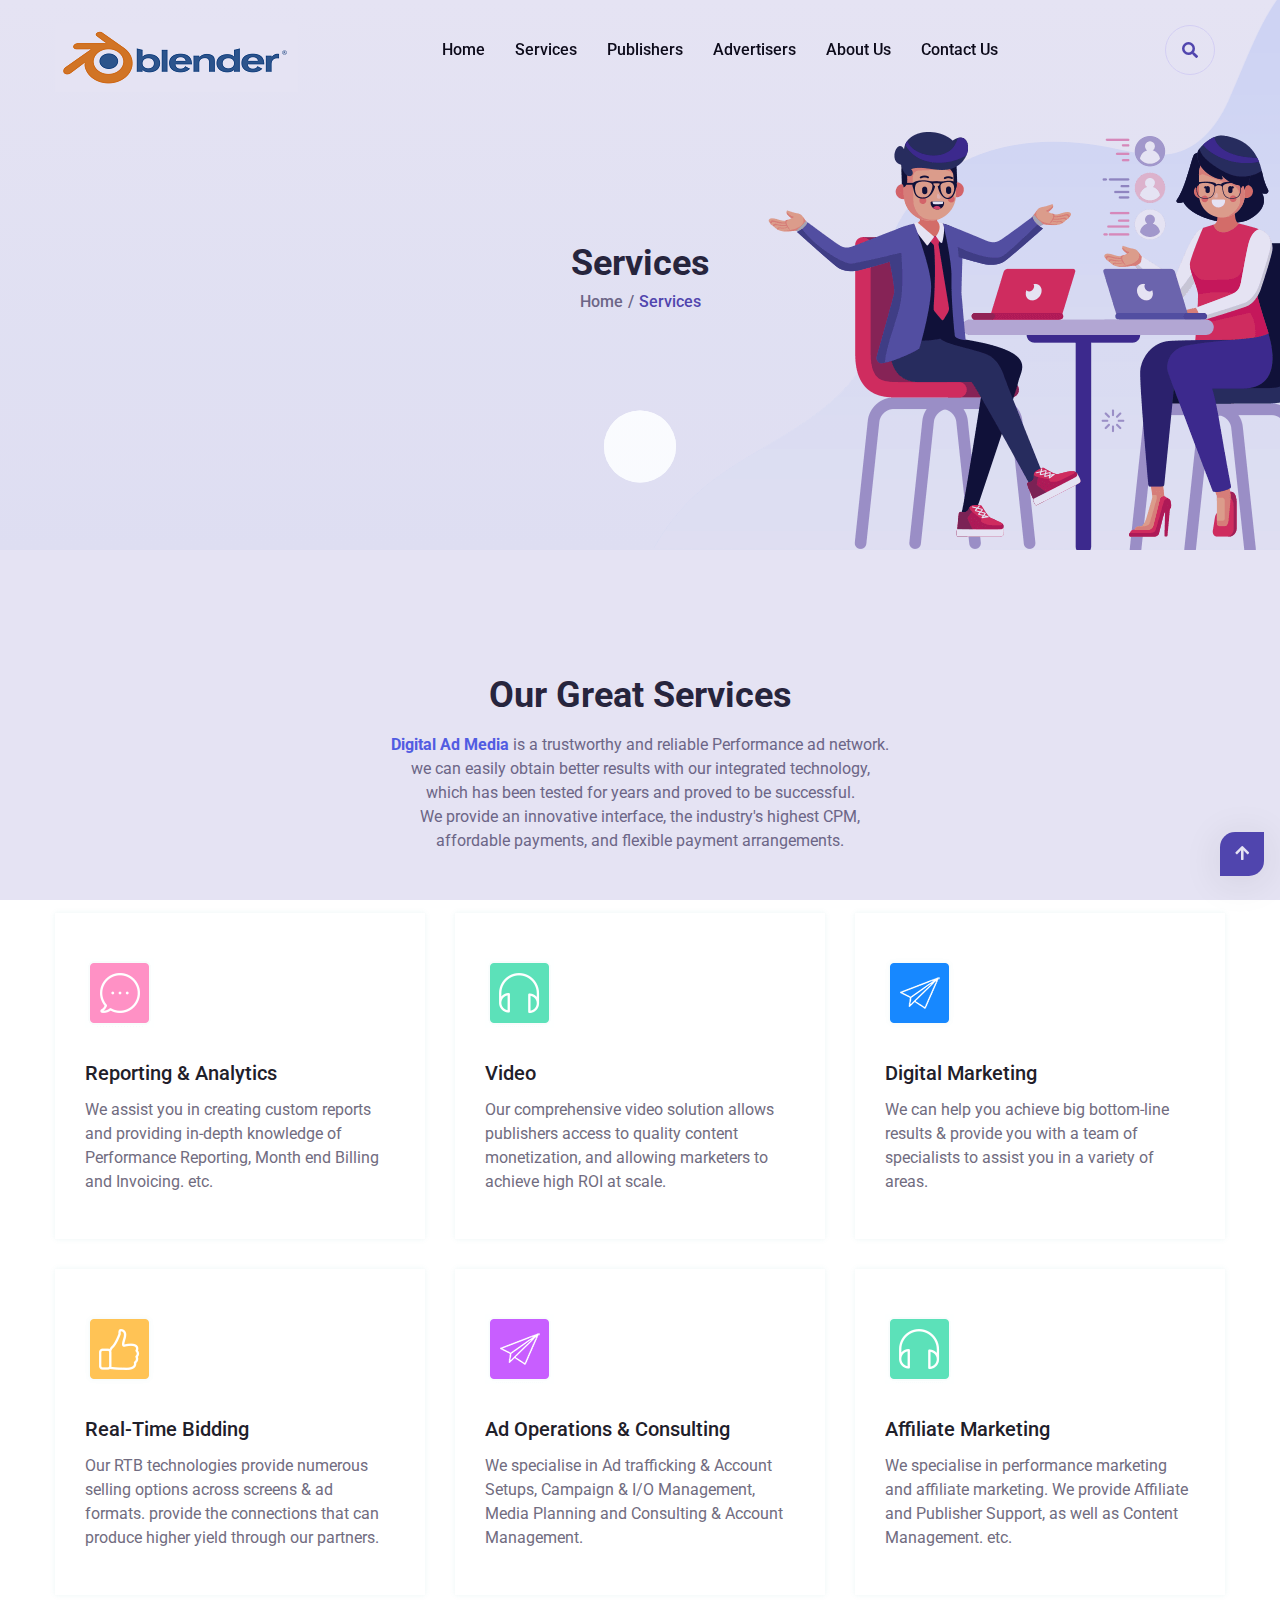
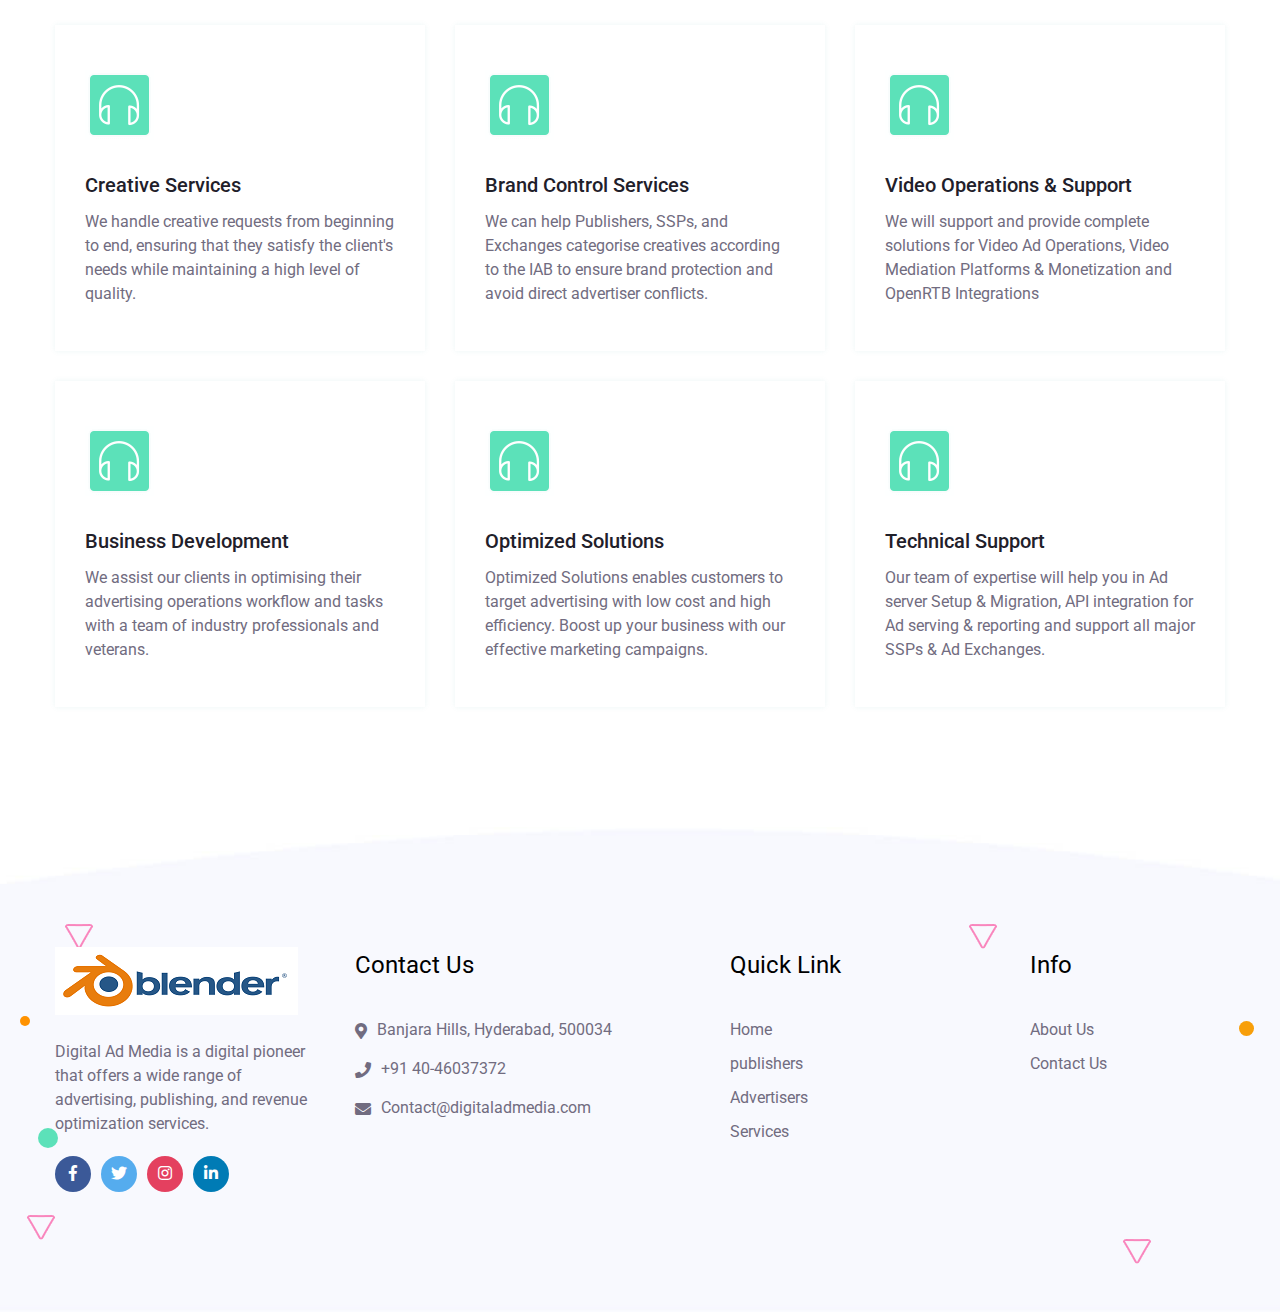
<file: services.html>
<!doctype html>
<html lang="en">
  <head>
    <!-- Required meta tags -->
    <meta charset="utf-8">
    <meta name="viewport" content="width=device-width, initial-scale=1, shrink-to-fit=no">
    
	<!---google fonts hear-->
	<link href="https://fonts.googleapis.com/css?family=Roboto&display=swap" rel="stylesheet">
    <!-- Bootstrap CSS -->
    <link rel="stylesheet" href="assets/css/bootstrap.min.css">
    <!--font awesome css-->
	<link rel="stylesheet" href="assets/css/all.min.css">
	<!--animate css hear-->
	<link rel="stylesheet" href="assets/css/animate.css">
	<!-- light_case css -->
	<link rel="stylesheet" href="assets/css/lightcase.css">
	<!--swiper css-->
	<link rel="stylesheet" href="assets/css/swiper.min.css">
	<!-- shortcut image png is loaded -->
	<link rel="shortcut icon" href="assets/images/logo/about.png">
	<!-- style CSS is loaded -->
    <link rel="stylesheet" href="assets/css/style.css">

	<title>Digital Ad Media</title>
  </head>
  <body data-spy="scroll" class="p-0 overflow-auto">
	<!-- preloader start here -->
	<div class="preloader">
		<div class="preloader-inner">
			<div class="preloader-icon">
				<span></span>
				<span></span>
			</div>
		</div>
	</div>
	<!-- preloader ending here -->

	<!-- search area -->
	<div class="search-area">
		<div class="search-input">
			<div class="search-close">
				<i class="fas fa-times"></i>
			</div>
			<form>
				<input type="text" name="text" placeholder="Search Heare">
				<button class="search-btn">
					<span class="serch-icon">
						<i class="fas fa-search"></i>
					</span>
				</button>
			</form>
		</div>
	</div>
	<!-- search area -->

	<!-- mobile menu area start -->
	<div class="mobile-menu">
		<nav class="mobile-header primary-menu d-lg-none">
			<div class="header-logo">
				<a href="index.html" class="logo">
					<img src="assets/images/logo/logo.png" alt="logo">
				</a>
			</div>
			<div class="header-bar">
				<span></span>
				<span></span>
				<span></span>
			</div> 
		</nav>
		<nav class="menu">
			<div class="mobile-menu-area d-lg-none">
				<div class="mobile-menu-area-inner" id="scrollbar">
					<div class="mobile-search">
						<div class="search-inner">
							<input type="text" placeholder="Search Here......"/>
							<button type="submit">
								<span>
									<i class="fas fa-search"></i>
								</span>
							</button>
						</div>
					</div>
					<ul class="m-menu">
						<li>
							<a href="index.html" class="active">Home</a>
							
						</li>
								<li>
									<a href="services.html">Services</a>
								</li>
																									
										<li>
											<a href="publishers.html">Publishers</a>
										</li>
										
										
										<li>
											<a href="advertisers.html">Advertisers</a>
										</li>
										
				
								<li>
									<a href="about.html">About Us</a>
								</li>
					
						<li>
							<a href="contact.html">Contact Us</a>
						</li>
					</ul>
				</div>
			</div>
		</nav>
	</div>
	<!-- mobile menu area end -->

	<!-- header start -->
	<header class="d-none d-lg-block">
		<div class="bg-white about-header">
			<div class="container">
				<div class="header-item">
					<div class="header-logo">
						<a href="index.html">
							<img src="assets/images/logo/logo.png" alt="logo-image">
						</a>
					</div>
					<div class="header-menu">
							<nav class="primary-menu">
								<div class="main-menu-area">
									<ul class="main-menu">
										<li>
											<a href="index.html">Home</a>
											
										</li>
										
										<li>
											<a href="services.html">Services</a>
										</li>
																				
																									
										<li>
											<a href="publishers.html">Publishers</a>
										</li>
										
										
										<li>
											<a href="advertisers.html">Advertisers</a>
										</li>
										

									
										
										<li>
											<a href="about.html">About Us</a>
										</li>
										
										<li>
											<a href="contact.html">Contact Us</a>
										</li>
									</ul>
								</div>
							</nav>
					</div>
					<div class="herder-icon">
						<ul class="search-cart">
							
							<li class="search">
								<a href="#0" class="cart-link">
									<i class="fa fa-search"></i>
								</a>
							</li>
						</ul>
					</div>
				</div>
			</div>
		</div>
	</header>
	<!-- header end -->

	<!-- banner area start -->
	<div class="page-header style-2">
		<div class="banner-position">
			<div class="container">
				<div class="banner-content">
					<h3>Services</h3>
					<ul class="banner-link">
						<li><a href="index.html">Home</a></li>
						<li><span>/</span></li>
						<li><a class="active">Services</a></li>
						
					</ul>
					
				</div>
			</div>
		</div>
	</div>
	<!-- banner area ends -->

	<!-- services area start -->
	<div class="service-area style-1 style-2 style-3  style-8">
		<div class="container">
			<div class="section-heading text-center">
				<!-- <span>Digital Ad Media</span> -->
				<h3>Our Great Services</h3>
				<p>
					<span>Digital Ad Media</span> is a trustworthy and reliable Performance ad network. we can easily obtain better results with our integrated technology, which has been tested for years and proved to be successful. <br/>
					We provide an innovative interface, the industry's highest CPM, affordable payments, and flexible payment arrangements.  
				</p>
			</div>

			<div class="section-wrapper">
				<div class="row justify-content-center">
					
					<div class="col-lg-4 col-md-6 col-12">
						<div class="post-content service-content">
							<div class="post-thumb">
								<img src="assets/images/service/choose.png" alt="service-image">
							</div>
							<div class="post-text">
								<h4><a href="#0">Reporting & Analytics</a></h4>
								<p>
									We assist you in creating custom reports and providing in-depth knowledge of Performance Reporting, Month end Billing and Invoicing. etc.
								</p>
							</div>
						</div>
					</div>

					<div class="col-lg-4 col-md-6 col-12">
						<div class="post-content service-content">
							<div class="post-thumb">
								<img src="assets/images/service/choose_2.png" alt="service-image">
							</div>
							<div class="post-text">
								<h4><a href="#">Video</a></h4>
								<p>
									Our comprehensive video solution allows publishers access to quality content monetization, and allowing marketers to achieve high ROI at scale. 
								</p>
							</div>
						</div>
					</div>

					<div class="col-lg-4 col-md-6 col-12">
						<div class="post-content service-content">
							<div class="post-thumb">
								<img src="assets/images/service/choose_3.png" alt="service-image">
							</div>
							<div class="post-text">
								<h4><a href="#0">Digital Marketing</a></h4>
								<p>
									We can help you achieve big bottom-line results & provide you with a team of specialists to assist you in a variety of areas.  
								</p>
							</div>
						</div>
					</div>
					
					<div class="col-lg-4 col-md-6 col-12">
						<div class="post-content service-content">
							<div class="post-thumb">
								<img src="assets/images/service/choose_1.png" alt="service-image">
							</div>
							<div class="post-text">
								<h4><a href="#0">Real-Time Bidding</a></h4>
								<p>
									Our RTB technologies provide numerous selling options across screens & ad formats. provide the connections that can produce higher yield through our partners. 
								</p>
							</div>
						</div>
					</div>
					<div class="col-lg-4 col-md-6 col-12">
						<div class="post-content service-content">
							<div class="post-thumb">
								<img src="assets/images/service/choose_5.png" alt="service-image">
							</div>
							<div class="post-text">
								<h4><a href="#">Ad Operations & Consulting</a></h4>
								<p>
									We specialise in Ad trafficking & Account Setups, Campaign & I/O Management, Media Planning and Consulting & Account Management.

								</p>
							</div>
						</div>
					</div>
					<div class="col-lg-4 col-md-6 col-12">
						<div class="post-content service-content">
							<div class="post-thumb">
								<img src="assets/images/service/choose_2.png" alt="service-image">
							</div>
							<div class="post-text">
								<h4><a href="#">Affiliate Marketing</a></h4>
								<p>
									We specialise in performance marketing and affiliate marketing. We provide Affiliate and Publisher Support, as well as Content Management. etc. 
								</p>
							</div>
						</div>
					</div>
				
					<div class="col-lg-4 col-md-6 col-12">
						<div class="post-content service-content">
							<div class="post-thumb">
								<img src="assets/images/service/choose_2.png" alt="service-image">
							</div>
							<div class="post-text">
								<h4><a href="#">Creative Services</a></h4>
								<p>
									We handle creative requests from beginning to end, ensuring that they satisfy the client's needs while maintaining a high level of quality. 
								</p>
							</div>
						</div>
					</div>

					<div class="col-lg-4 col-md-6 col-12">
						<div class="post-content service-content">
							<div class="post-thumb">
								<img src="assets/images/service/choose_2.png" alt="service-image">
							</div>
							<div class="post-text">
								<h4><a href="#">Brand Control Services</a></h4>
								<p>
									We can help Publishers, SSPs, and Exchanges categorise creatives according to the IAB to ensure brand protection and avoid direct advertiser conflicts. 
								</p>
							</div>
						</div>
					</div>
					<div class="col-lg-4 col-md-6 col-12">
						<div class="post-content service-content">
							<div class="post-thumb">
								<img src="assets/images/service/choose_2.png" alt="service-image">
							</div>
							<div class="post-text">
								<h4><a href="#">Video Operations & Support</a></h4>
								<p>
									We will support and provide complete solutions for Video Ad Operations, Video Mediation Platforms & Monetization and OpenRTB Integrations  
								</p>
							</div>
						</div>
					</div>

					<div class="col-lg-4 col-md-6 col-12">
						<div class="post-content service-content">
							<div class="post-thumb">
								<img src="assets/images/service/choose_2.png" alt="service-image">
							</div>
							<div class="post-text">
								<h4><a href="#">Business Development</a></h4>
								<p>
									 We assist our clients in optimising their advertising operations workflow and tasks with a team of industry professionals and veterans. 
								</p>
							</div>
						</div>
					</div>
					<div class="col-lg-4 col-md-6 col-12">
						<div class="post-content service-content">
							<div class="post-thumb">
								<img src="assets/images/service/choose_2.png" alt="service-image">
							</div>
							<div class="post-text">
								<h4><a href="#">Optimized solutions</a></h4>
								<p>
									Optimized Solutions enables customers to target advertising with low cost and high efficiency. Boost up your business with our effective marketing campaigns. 
								</p>
							</div>
						</div>
					</div>
					<div class="col-lg-4 col-md-6 col-12">
						<div class="post-content service-content">
							<div class="post-thumb">
								<img src="assets/images/service/choose_2.png" alt="service-image">
							</div>
							<div class="post-text">
								<h4><a href="#">Technical Support</a></h4>
								<p>
									Our team of expertise will help you in Ad server Setup & Migration, API integration for Ad serving & reporting and support all major SSPs & Ad Exchanges. 
								</p>
							</div>
						</div>
					</div>
					
				</div>
				</div>
			</div>
		</div>
	</div>
	<!-- sercices area ends -->
	
	<!-- footer area start -->
	<footer>
		<div class="footer-position style-5">
			<div class="animate-bubble style-1 style-2">
				<div class="bubble a-one"></div>
				<div class="bubble a-three"></div>
				<div class="bubble a-four"></div>
				<div class="bubble a-six"></div>
				<div class="bubble a-eight">
					<img src="assets/images/banner/shape/a3.png" alt="animate">
				</div>
				<div class="bubble a-nine">
					<img src="assets/images/banner/shape/a3.png" alt="animate">
				</div>
				<div class="bubble a-ten">
					<img src="assets/images/banner/shape/a3.png" alt="animate">
				</div>
				<div class="bubble a-eleven">
					<img src="assets/images/banner/shape/a3.png" alt="animate">
				</div>
			</div>
			<div class="container">
				<div class="row">
					<div class="col-xl-3 col-lg-3 col-md-6 col-12">
						<div class="footer-media">
							<a href="#">
								<img src="assets/images/logo/logo.png" alt="footer-image">
							</a>
							<p>
								Digital Ad Media is a digital pioneer that offers a wide range of advertising, publishing, and revenue optimization services.
							</p>
							<ul class="footer-social">
								<li>
									<a href="#"><i class="fab fa-facebook-f"></i></a>
								</li>
								<li>
									<a href="#"><i class="fab fa-twitter"></i></a>
								</li>
								<li>
									<a href="#"><i class="fab fa-instagram"></i></a>
								</li>
								<li>
									<a href="#"><i class="fab fa-linkedin-in"></i></a>
								</li>
							</ul>
						</div>
					</div>
					
					<div class="col-xl-3 col-lg-3 col-md-6  col-12">
						<div class="footer-contact">
							<h4>Contact Us</h4>
							<ul>
								<li>
									<i class="fas fa-map-marker-alt"></i>
									<span>Banjara Hills, Hyderabad, 500034 </span>
								</li>
								<li>
									<i class="fas fa-phone"></i>
									<span>+91 40-46037372</span>
								</li>
								<li>
									<i class="fas fa-envelope"></i>
									<span>Contact@digitaladmedia.com</span>
								</li>
							</ul>
						</div>
					</div>

					<div class="col-xl-3 col-lg-3 col-md-6  col-12">
						<div class="link-us">
							<h4>Quick Link</h4>
							<ul>
								<li>
									<a href="index.html">Home</a>
								</li>
								<li>
									<a href="publishers.html">publishers</a>
								</li>
								<li>
									<a href="advertisers.html">Advertisers</a>
								</li>
								<li>
									<a href="services.html">Services</a>
								</li>
							</ul>
						</div>
					</div>

<div class="col-xl-3 col-lg-3 col-md-6  col-12">
						<div class="link-us">
							<h4> Info </h4>
							<ul>
								<li>
									<a href="about.html">About Us</a>
								</li>
								<li>
									<a href="contact.html">Contact Us</a>
								</li>
								
							</ul>
							
						</div>
					</div>
					<!-- <div class="col-xl-3 col-lg-3 col-md-6  col-12">
						<div class="footer-news">
							<h4>newsletter</h4>
							<form action="#0">
								<input type="text" class="email" placeholder="Enter Email Address">
								<button type="submit" class="button">
									Subscribe
								</button>
							</form>
						</div>
					</div> -->
				</div>
			</div>
		</div>
	</footer>
		
	
	<!-- footer area ends -->

	<!--scroll up-->
	<div class="scroll-top">
		<div class="scrollToTop active">
			<span>
				<i class="fas fa-arrow-up"></i>
			</span>
		</div>
	</div>
	<!--scroll up-->

    <!-- Optional JavaScript -->
	<!-- jQuery first, then Bootstrap JS, then font-awosame, then lightcase Js, then image loaded & isotope Js, than swiper js -->
    <script src="assets/js/jquery.js"></script>
	<script src="assets/js/bootstrap.min.js"></script>
    <script src="assets/js/fontawesome.min.js"></script>
	<script src="assets/js/jquery.waypoints.min.js"></script>
	<script src="assets/js/imagesloaded.pkgd.min.js"></script>
	<script src="assets/js/jquery.counterup.min.js"></script>
	<script src="assets/js/count-down.js"></script>
	<script src="assets/js/isotope-min.js"></script>
	<script src="assets/js/lightcase.js"></script>
	<script src="assets/js/swiper.min.js"></script>
	<script src="assets/js/theia-sticky-sidebar.js"></script>
	<script src="assets/js/wow.min.js"></script>
	<script src="assets/js/active.js"></script>

  </body>
</html>
</file>
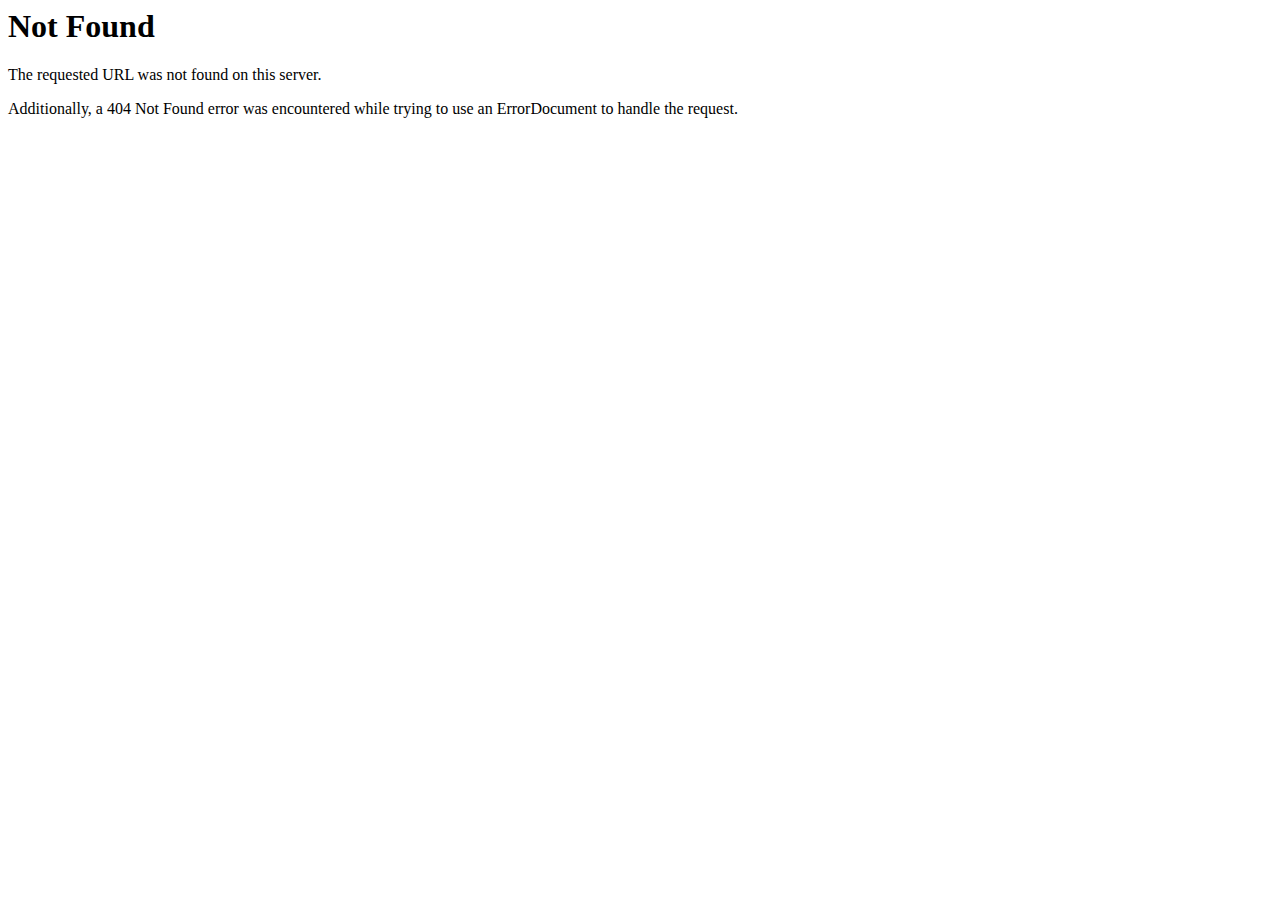
<file: assets/images/logo/Host_logo2.html>
<!DOCTYPE HTML PUBLIC "-//IETF//DTD HTML 2.0//EN">
<html><head>
<title>404 Not Found</title>
</head><body>
<h1>Not Found</h1>
<p>The requested URL was not found on this server.</p>
<p>Additionally, a 404 Not Found
error was encountered while trying to use an ErrorDocument to handle the request.</p>
</body></html>
</file>
<file: assets/css/lightcase.css>
/**
 * Lightcase - jQuery Plugin
 * The smart and flexible Lightbox Plugin.
 *
 * @author		Cornel Boppart <cornel@bopp-art.com>
 * @copyright	Author
 *
 * @version		2.5.0 (11/03/2018)
 */
/**
 * Lightcase settings
 *
 * Note: Override default settings for your project without touching this source code by simply
 * defining those variables within a SASS map called '$lightcase-custom'.
 *
 * // Example usage
 * $lightcase-custom: (
 *   'breakpoint': 768px
 * );
 */
@font-face {
  font-family: 'lightcase';
  src: url("../fonts/lightcase.eot?55356177");
  src: url("../fonts/lightcase.eot?55356177#iefix") format("embedded-opentype"), url("../fonts/lightcase.woff?55356177") format("woff"), url("../fonts/lightcase.ttf?55356177") format("truetype"), url("../fonts/lightcase.svg?55356177#lightcase") format("svg");
  font-weight: normal;
  font-style: normal;
}
/* line 12, ../scss/components/fonts/_font-lightcase.scss */
[class*='lightcase-icon-']:before {
  font-family: 'lightcase', sans-serif;
  font-style: normal;
  font-weight: normal;
  speak: none;
  display: inline-block;
  text-decoration: inherit;
  width: 1em;
  text-align: center;
  /* For safety - reset parent styles, that can break glyph codes*/
  font-variant: normal;
  text-transform: none;
  /* fix buttons height, for twitter bootstrap */
  line-height: 1em;
  /* Uncomment for 3D effect */
  /* text-shadow: 1px 1px 1px rgba(127, 127, 127, 0.3); */
}

/* Codes */
/* line 35, ../scss/components/fonts/_font-lightcase.scss */
.lightcase-icon-play:before {
  content: '\e800';
}

/* line 36, ../scss/components/fonts/_font-lightcase.scss */
.lightcase-icon-pause:before {
  content: '\e801';
}

/* line 37, ../scss/components/fonts/_font-lightcase.scss */
.lightcase-icon-close:before {
  content: '\e802';
}

/* line 38, ../scss/components/fonts/_font-lightcase.scss */
.lightcase-icon-prev:before {
  content: '\e803';
}

/* line 39, ../scss/components/fonts/_font-lightcase.scss */
.lightcase-icon-next:before {
  content: '\e804';
}

/* line 40, ../scss/components/fonts/_font-lightcase.scss */
.lightcase-icon-spin:before {
  content: '\e805';
}

/**
 * Mixin providing icon defaults to be used on top of font-lightcase.
 *
 * Example usage:
 * @include icon(#e9e9e9)
 */
/**
 * Mixin providing icon defaults including a hover status to be used
 * on top of font-lightcase.
 *
 * Example usage:
 * @include icon-hover(#e9e9e9, #fff)
 */
/**
 * Provides natural content overflow behavior and scrolling support
 * even so for touch devices.
 *
 * Example usage:
 * @include overflow()
 */
/**
 * Neutralizes/resets dimensions including width, height, position as well as margins,
 * paddings and styles. Used to enforce a neutral and unstyled look and behavoir!
 *
 * Example usage:
 * @include clear(true)
 *
 * @param boolean $important
 */
@-webkit-keyframes lightcase-spin {
  0% {
    -webkit-transform: rotate(0deg);
    -moz-transform: rotate(0deg);
    -o-transform: rotate(0deg);
    transform: rotate(0deg);
  }
  100% {
    -webkit-transform: rotate(359deg);
    -moz-transform: rotate(359deg);
    -o-transform: rotate(359deg);
    transform: rotate(359deg);
  }
}
@-moz-keyframes lightcase-spin {
  0% {
    -webkit-transform: rotate(0deg);
    -moz-transform: rotate(0deg);
    -o-transform: rotate(0deg);
    transform: rotate(0deg);
  }
  100% {
    -webkit-transform: rotate(359deg);
    -moz-transform: rotate(359deg);
    -o-transform: rotate(359deg);
    transform: rotate(359deg);
  }
}
@-o-keyframes lightcase-spin {
  0% {
    -webkit-transform: rotate(0deg);
    -moz-transform: rotate(0deg);
    -o-transform: rotate(0deg);
    transform: rotate(0deg);
  }
  100% {
    -webkit-transform: rotate(359deg);
    -moz-transform: rotate(359deg);
    -o-transform: rotate(359deg);
    transform: rotate(359deg);
  }
}
@-ms-keyframes lightcase-spin {
  0% {
    -webkit-transform: rotate(0deg);
    -moz-transform: rotate(0deg);
    -o-transform: rotate(0deg);
    transform: rotate(0deg);
  }
  100% {
    -webkit-transform: rotate(359deg);
    -moz-transform: rotate(359deg);
    -o-transform: rotate(359deg);
    transform: rotate(359deg);
  }
}
@keyframes lightcase-spin {
  0% {
    -webkit-transform: rotate(0deg);
    -moz-transform: rotate(0deg);
    -o-transform: rotate(0deg);
    transform: rotate(0deg);
  }
  100% {
    -webkit-transform: rotate(359deg);
    -moz-transform: rotate(359deg);
    -o-transform: rotate(359deg);
    transform: rotate(359deg);
  }
}
/* line 1, ../scss/components/modules/_case.scss */
#lightcase-case {
  display: none;
  position: fixed;
  z-index: 2002;
  top: 50%;
  left: 50%;
  font-family: arial, sans-serif;
  font-size: 13px;
  line-height: 1.5;
  text-align: left;
  text-shadow: 0 0 10px rgba(0, 0, 0, 0.5);
}
@media screen and (max-width: 640px) {
  /* line 16, ../scss/components/modules/_case.scss */
  html[data-lc-type=inline] #lightcase-case, html[data-lc-type=ajax] #lightcase-case {
    position: fixed !important;
    top: 0 !important;
    left: 0 !important;
    right: 0 !important;
    bottom: 0 !important;
    margin: 0 !important;
    padding: 55px 0 70px 0;
    width: 100% !important;
    height: 100% !important;
    overflow: auto !important;
  }
}

@media screen and (min-width: 641px) {
  /* line 4, ../scss/components/modules/_content.scss */
  html:not([data-lc-type=error]) #lightcase-content {
    position: relative;
    z-index: 1;
    text-shadow: none;
    background-color: #fff;
    -webkit-box-shadow: 0 0 30px rgba(0, 0, 0, 0.5);
    -moz-box-shadow: 0 0 30px rgba(0, 0, 0, 0.5);
    -o-box-shadow: 0 0 30px rgba(0, 0, 0, 0.5);
    box-shadow: 0 0 30px rgba(0, 0, 0, 0.5);
    -webkit-backface-visibility: hidden;
  }
}
@media screen and (min-width: 641px) {
  /* line 23, ../scss/components/modules/_content.scss */
  html[data-lc-type=image] #lightcase-content, html[data-lc-type=video] #lightcase-content {
    background-color: #333;
  }
}
/* line 31, ../scss/components/modules/_content.scss */
html[data-lc-type=inline] #lightcase-content, html[data-lc-type=ajax] #lightcase-content, html[data-lc-type=error] #lightcase-content {
  -webkit-box-shadow: none;
  -moz-box-shadow: none;
  -o-box-shadow: none;
  box-shadow: none;
}
@media screen and (max-width: 640px) {
  /* line 31, ../scss/components/modules/_content.scss */
  html[data-lc-type=inline] #lightcase-content, html[data-lc-type=ajax] #lightcase-content, html[data-lc-type=error] #lightcase-content {
    position: relative !important;
    top: auto !important;
    left: auto !important;
    width: auto !important;
    height: auto !important;
    margin: 0 !important;
    padding: 0 !important;
    border: none !important;
    background: none !important;
  }
}
/* line 43, ../scss/components/modules/_content.scss */
html[data-lc-type=inline] #lightcase-content .lightcase-contentInner, html[data-lc-type=ajax] #lightcase-content .lightcase-contentInner, html[data-lc-type=error] #lightcase-content .lightcase-contentInner {
  -webkit-box-sizing: border-box;
  -moz-box-sizing: border-box;
  -o-box-sizing: border-box;
  box-sizing: border-box;
}
@media screen and (max-width: 640px) {
  /* line 43, ../scss/components/modules/_content.scss */
  html[data-lc-type=inline] #lightcase-content .lightcase-contentInner, html[data-lc-type=ajax] #lightcase-content .lightcase-contentInner, html[data-lc-type=error] #lightcase-content .lightcase-contentInner {
    padding: 15px;
  }
  /* line 52, ../scss/components/modules/_content.scss */
  html[data-lc-type=inline] #lightcase-content .lightcase-contentInner, html[data-lc-type=inline] #lightcase-content .lightcase-contentInner > *, html[data-lc-type=ajax] #lightcase-content .lightcase-contentInner, html[data-lc-type=ajax] #lightcase-content .lightcase-contentInner > *, html[data-lc-type=error] #lightcase-content .lightcase-contentInner, html[data-lc-type=error] #lightcase-content .lightcase-contentInner > * {
    width: 100% !important;
    max-width: none !important;
  }
  /* line 59, ../scss/components/modules/_content.scss */
  html[data-lc-type=inline] #lightcase-content .lightcase-contentInner > *:not(iframe), html[data-lc-type=ajax] #lightcase-content .lightcase-contentInner > *:not(iframe), html[data-lc-type=error] #lightcase-content .lightcase-contentInner > *:not(iframe) {
    height: auto !important;
    max-height: none !important;
  }
}
@media screen and (max-width: 640px) {
  /* line 70, ../scss/components/modules/_content.scss */
  html.lightcase-isMobileDevice[data-lc-type=iframe] #lightcase-content .lightcase-contentInner iframe {
    overflow: auto;
    -webkit-overflow-scrolling: touch;
  }
}
@media screen and (max-width: 640px) and (min-width: 641px) {
  /* line 74, ../scss/components/modules/_content.scss */
  html[data-lc-type=image] #lightcase-content .lightcase-contentInner, html[data-lc-type=video] #lightcase-content .lightcase-contentInner {
    line-height: 0.75;
  }
}

/* line 82, ../scss/components/modules/_content.scss */
html[data-lc-type=image] #lightcase-content .lightcase-contentInner {
  position: relative;
  overflow: hidden !important;
}
@media screen and (max-width: 640px) {
  /* line 91, ../scss/components/modules/_content.scss */
  html[data-lc-type=inline] #lightcase-content .lightcase-contentInner .lightcase-inlineWrap, html[data-lc-type=ajax] #lightcase-content .lightcase-contentInner .lightcase-inlineWrap, html[data-lc-type=error] #lightcase-content .lightcase-contentInner .lightcase-inlineWrap {
    position: relative !important;
    top: auto !important;
    left: auto !important;
    width: auto !important;
    height: auto !important;
    margin: 0 !important;
    padding: 0 !important;
    border: none !important;
    background: none !important;
  }
}
@media screen and (min-width: 641px) {
  /* line 100, ../scss/components/modules/_content.scss */
  html:not([data-lc-type=error]) #lightcase-content .lightcase-contentInner .lightcase-inlineWrap {
    padding: 30px;
    overflow: auto;
    -webkit-box-sizing: border-box;
    -moz-box-sizing: border-box;
    -o-box-sizing: border-box;
    box-sizing: border-box;
  }
}
@media screen and (max-width: 640px) {
  /* line 117, ../scss/components/modules/_content.scss */
  #lightcase-content h1, #lightcase-content h2, #lightcase-content h3, #lightcase-content h4, #lightcase-content h5, #lightcase-content h6, #lightcase-content p {
    color: #aaa;
  }
}
@media screen and (min-width: 641px) {
  /* line 117, ../scss/components/modules/_content.scss */
  #lightcase-content h1, #lightcase-content h2, #lightcase-content h3, #lightcase-content h4, #lightcase-content h5, #lightcase-content h6, #lightcase-content p {
    color: #333;
  }
}

/* line 3, ../scss/components/modules/_error.scss */
#lightcase-case p.lightcase-error {
  margin: 0;
  font-size: 17px;
  text-align: center;
  white-space: nowrap;
  overflow: hidden;
  text-overflow: ellipsis;
  color: #aaa;
}
@media screen and (max-width: 640px) {
  /* line 3, ../scss/components/modules/_error.scss */
  #lightcase-case p.lightcase-error {
    padding: 30px 0;
  }
}
@media screen and (min-width: 641px) {
  /* line 3, ../scss/components/modules/_error.scss */
  #lightcase-case p.lightcase-error {
    padding: 0;
  }
}

/* line 4, ../scss/components/modules/_global.scss */
.lightcase-open body {
  overflow: hidden;
}
/* line 8, ../scss/components/modules/_global.scss */
.lightcase-isMobileDevice .lightcase-open body {
  max-width: 100%;
  max-height: 100%;
}

/* line 1, ../scss/components/modules/_info.scss */
#lightcase-info {
  position: absolute;
  padding-top: 15px;
}
/* line 9, ../scss/components/modules/_info.scss */
#lightcase-info #lightcase-title,
#lightcase-info #lightcase-caption {
  margin: 0;
  padding: 0;
  line-height: 1.5;
  font-weight: normal;
  text-overflow: ellipsis;
}
/* line 19, ../scss/components/modules/_info.scss */
#lightcase-info #lightcase-title {
  font-size: 17px;
  color: #aaa;
}
@media screen and (max-width: 640px) {
  /* line 19, ../scss/components/modules/_info.scss */
  #lightcase-info #lightcase-title {
    position: fixed;
    top: 10px;
    left: 0;
    max-width: 87.5%;
    padding: 5px 15px;
    background: #333;
  }
}
/* line 33, ../scss/components/modules/_info.scss */
#lightcase-info #lightcase-caption {
  clear: both;
  font-size: 13px;
  color: #aaa;
}
/* line 39, ../scss/components/modules/_info.scss */
#lightcase-info #lightcase-sequenceInfo {
  font-size: 11px;
  color: #aaa;
}
@media screen and (max-width: 640px) {
  /* line 45, ../scss/components/modules/_info.scss */
  .lightcase-fullScreenMode #lightcase-info {
    padding-left: 15px;
    padding-right: 15px;
  }
  /* line 51, ../scss/components/modules/_info.scss */
  html:not([data-lc-type=image]):not([data-lc-type=video]):not([data-lc-type=flash]):not([data-lc-type=error]) #lightcase-info {
    position: static;
  }
}

/* line 1, ../scss/components/modules/_loading.scss */
#lightcase-loading {
  position: fixed;
  z-index: 9999;
  width: 1.123em;
  height: auto;
  font-size: 38px;
  line-height: 1;
  text-align: center;
  text-shadow: none;
  position: fixed;
  z-index: 2001;
  top: 50%;
  left: 50%;
  margin-top: -0.5em;
  margin-left: -0.5em;
  opacity: 1;
  font-size: 32px;
  text-shadow: 0 0 15px #fff;
  -moz-transform-origin: 50% 53%;
  -webkit-animation: lightcase-spin 0.5s infinite linear;
  -moz-animation: lightcase-spin 0.5s infinite linear;
  -o-animation: lightcase-spin 0.5s infinite linear;
  animation: lightcase-spin 0.5s infinite linear;
}
/* line 20, ../scss/components/mixins/_presets.scss */
#lightcase-loading, #lightcase-loading:focus {
  text-decoration: none;
  color: #fff;
  -webkit-tap-highlight-color: transparent;
  -webkit-transition: color, opacity, ease-in-out 0.25s;
  -moz-transition: color, opacity, ease-in-out 0.25s;
  -o-transition: color, opacity, ease-in-out 0.25s;
  transition: color, opacity, ease-in-out 0.25s;
}
/* line 32, ../scss/components/mixins/_presets.scss */
#lightcase-loading > span {
  display: inline-block;
  text-indent: -9999px;
}

/* line 2, ../scss/components/modules/_navigation.scss */
a[class*='lightcase-icon-'] {
  position: fixed;
  z-index: 9999;
  width: 1.123em;
  height: auto;
  font-size: 38px;
  line-height: 1;
  text-align: center;
  text-shadow: none;
  outline: none;
  cursor: pointer;
}
/* line 20, ../scss/components/mixins/_presets.scss */
a[class*='lightcase-icon-'], a[class*='lightcase-icon-']:focus {
  text-decoration: none;
  color: rgba(255, 255, 255, 0.6);
  -webkit-tap-highlight-color: transparent;
  -webkit-transition: color, opacity, ease-in-out 0.25s;
  -moz-transition: color, opacity, ease-in-out 0.25s;
  -o-transition: color, opacity, ease-in-out 0.25s;
  transition: color, opacity, ease-in-out 0.25s;
}
/* line 32, ../scss/components/mixins/_presets.scss */
a[class*='lightcase-icon-'] > span {
  display: inline-block;
  text-indent: -9999px;
}
/* line 49, ../scss/components/mixins/_presets.scss */
a[class*='lightcase-icon-']:hover {
  color: white;
  text-shadow: 0 0 15px white;
}
/* line 10, ../scss/components/modules/_navigation.scss */
.lightcase-isMobileDevice a[class*='lightcase-icon-']:hover {
  color: #aaa;
  text-shadow: none;
}
/* line 17, ../scss/components/modules/_navigation.scss */
a[class*='lightcase-icon-'].lightcase-icon-close {
  position: fixed;
  top: 15px;
  right: 15px;
  bottom: auto;
  margin: 0;
  opacity: 0;
  outline: none;
}
/* line 28, ../scss/components/modules/_navigation.scss */
a[class*='lightcase-icon-'].lightcase-icon-prev {
  left: 15px;
}
/* line 33, ../scss/components/modules/_navigation.scss */
a[class*='lightcase-icon-'].lightcase-icon-next {
  right: 15px;
}
/* line 38, ../scss/components/modules/_navigation.scss */
a[class*='lightcase-icon-'].lightcase-icon-pause, a[class*='lightcase-icon-'].lightcase-icon-play {
  left: 50%;
  margin-left: -0.5em;
}
@media screen and (min-width: 641px) {
  /* line 38, ../scss/components/modules/_navigation.scss */
  a[class*='lightcase-icon-'].lightcase-icon-pause, a[class*='lightcase-icon-'].lightcase-icon-play {
    opacity: 0;
  }
}
@media screen and (max-width: 640px) {
  /* line 2, ../scss/components/modules/_navigation.scss */
  a[class*='lightcase-icon-'] {
    bottom: 15px;
    font-size: 24px;
  }
}
@media screen and (min-width: 641px) {
  /* line 2, ../scss/components/modules/_navigation.scss */
  a[class*='lightcase-icon-'] {
    bottom: 50%;
    margin-bottom: -0.5em;
  }
  /* line 57, ../scss/components/modules/_navigation.scss */
  a[class*='lightcase-icon-']:hover, #lightcase-case:hover ~ a[class*='lightcase-icon-'] {
    opacity: 1;
  }
}

/* line 1, ../scss/components/modules/_overlay.scss */
#lightcase-overlay {
  display: none;
  width: 100%;
  min-height: 100%;
  position: fixed;
  z-index: 2000;
  top: -9999px;
  bottom: -9999px;
  left: 0;
  background: #333;
}
@media screen and (max-width: 640px) {
  /* line 1, ../scss/components/modules/_overlay.scss */
  #lightcase-overlay {
    opacity: 1 !important;
  }
}
</file>
